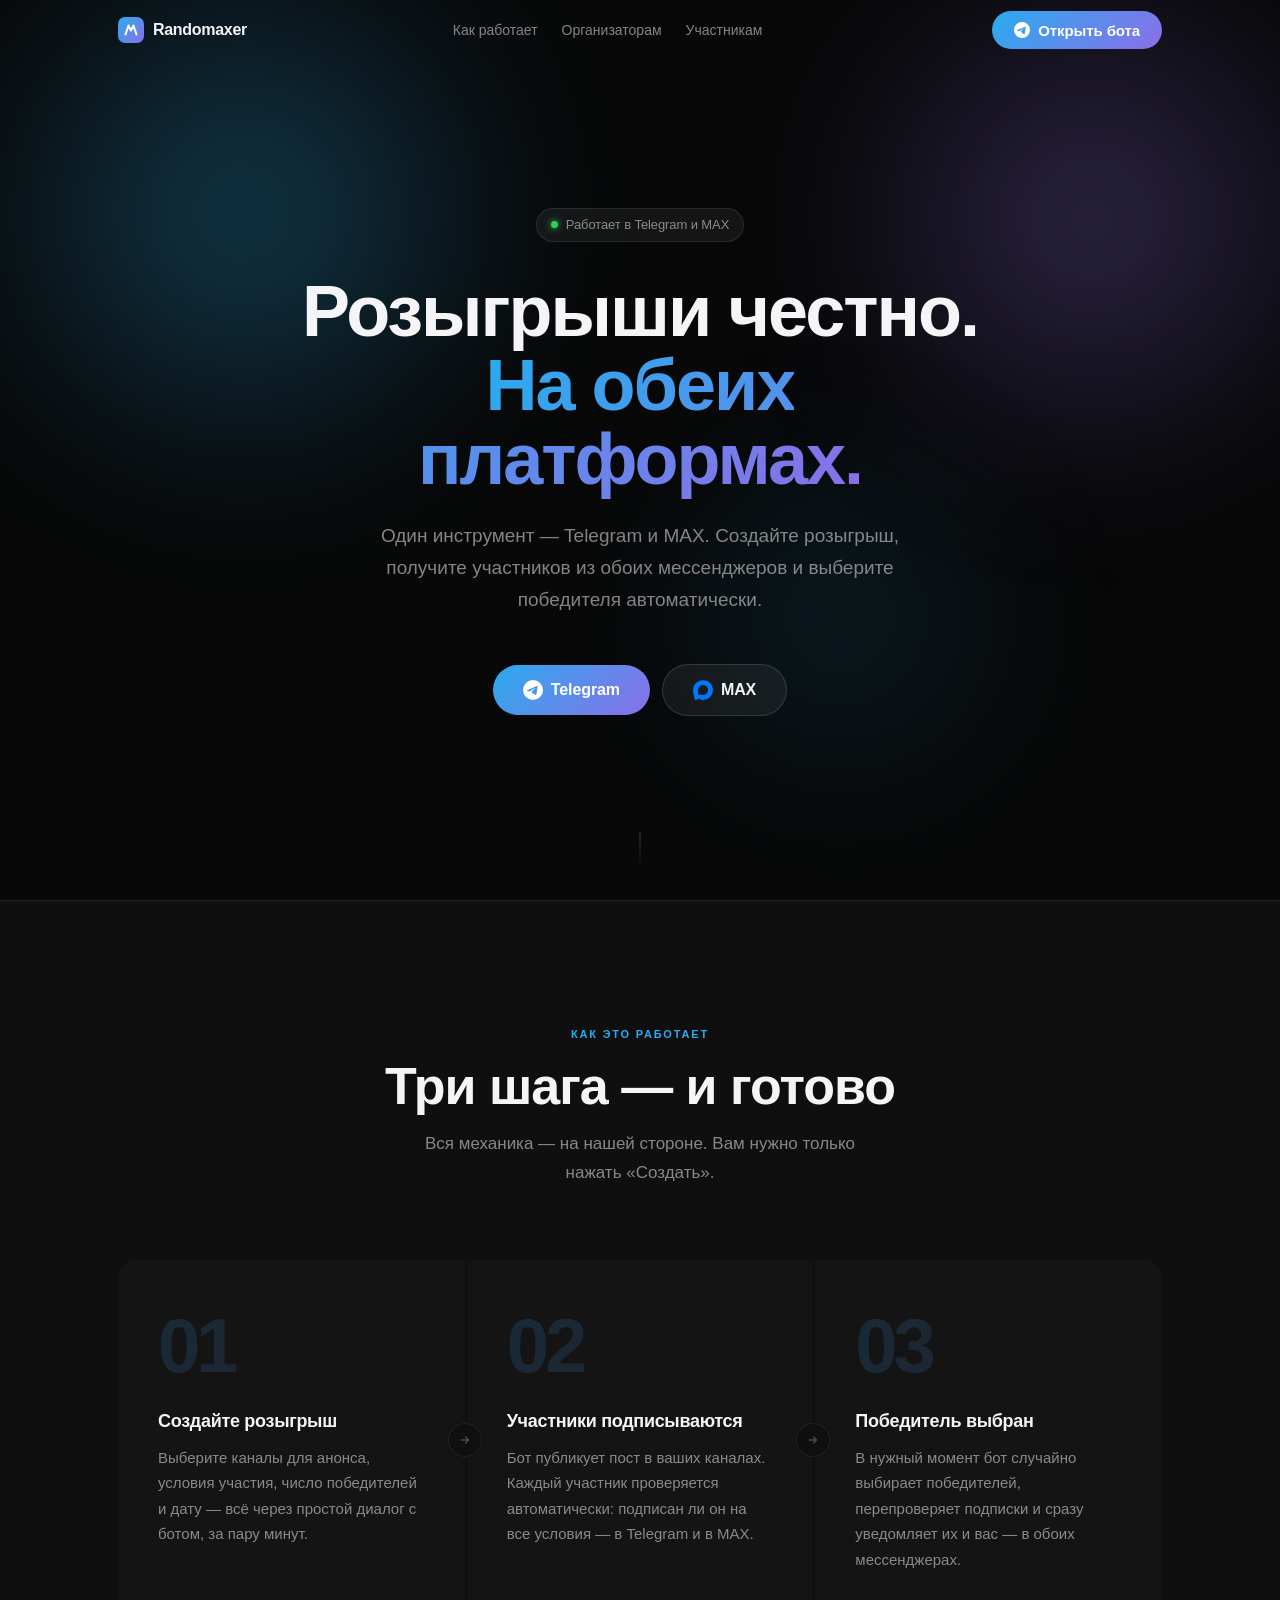
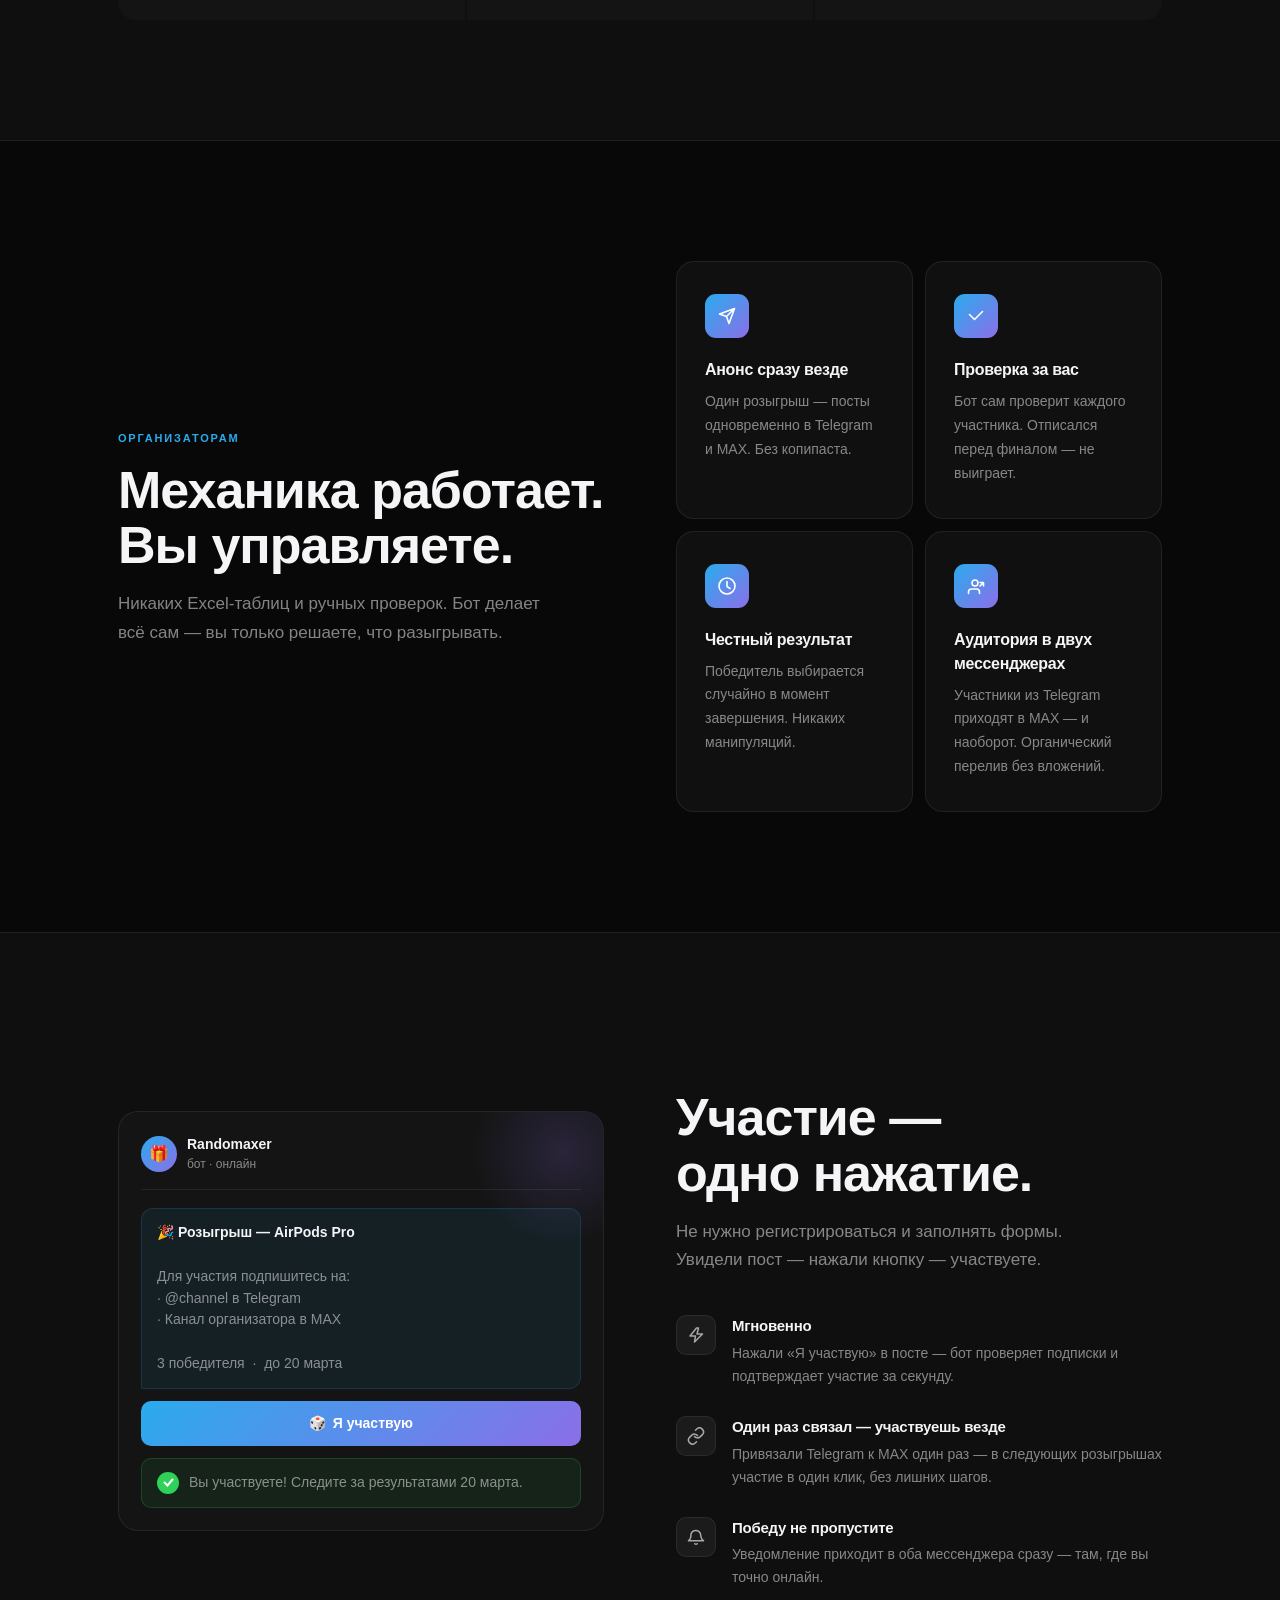
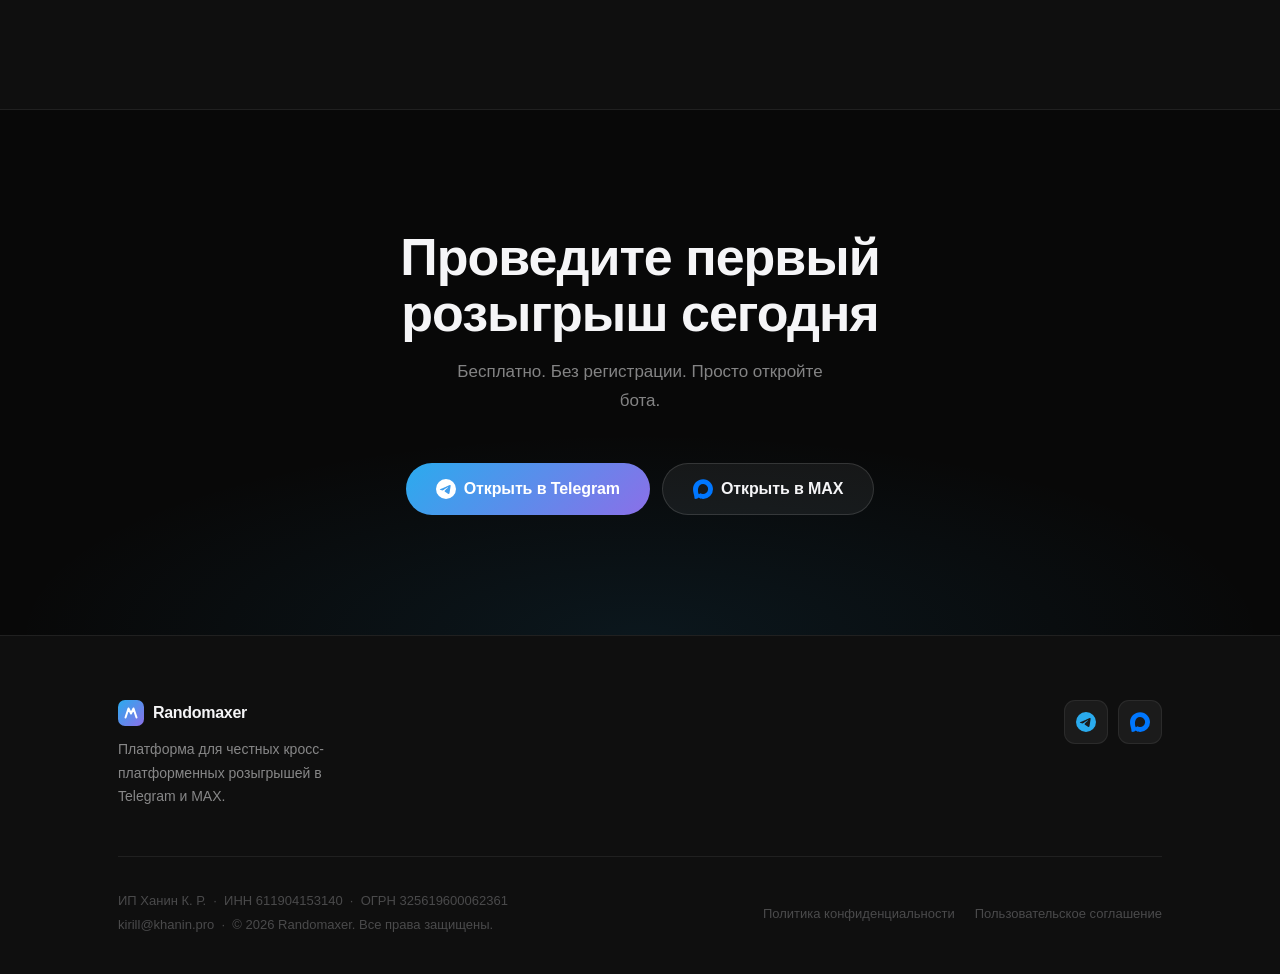
<file: index.html>
<!DOCTYPE html>
<html lang="ru">
<head>
  <meta charset="UTF-8">
  <meta name="viewport" content="width=device-width, initial-scale=1.0">
  <title>Randomaxer — Честные розыгрыши в Telegram и MAX</title>
  <meta name="description" content="Создайте честный розыгрыш в Telegram и MAX за 2 минуты. Автопроверка подписок, случайный выбор победителя, кросс-платформенное участие.">
  <meta property="og:title" content="Randomaxer — Честные розыгрыши">
  <meta property="og:description" content="Один инструмент для Telegram и MAX. Создайте розыгрыш, автопроверка подписок, честный выбор победителя.">
  <meta property="og:type" content="website">
  <meta property="og:url" content="https://randomaxer.org">
  <link rel="canonical" href="https://randomaxer.org">
  <link rel="icon" type="image/svg+xml" href="data:image/svg+xml,%3Csvg xmlns='http://www.w3.org/2000/svg' viewBox='0 0 32 32'%3E%3Cdefs%3E%3ClinearGradient id='g' x1='0' y1='0' x2='1' y2='1'%3E%3Cstop offset='0' stop-color='%232AABEE'/%3E%3Cstop offset='1' stop-color='%238B6FE8'/%3E%3C/linearGradient%3E%3C/defs%3E%3Crect width='32' height='32' rx='8' fill='url(%23g)'/%3E%3Cpath d='M7 22 L11 10 L16 17 L21 10 L25 22' stroke='white' stroke-width='2.5' stroke-linecap='round' stroke-linejoin='round' fill='none'/%3E%3C/svg%3E">
  <link rel="stylesheet" href="shared.css">

  <style>
    /* ─── HERO ─────────────────────────────────────────── */
    #hero {
      position: relative;
      min-height: 100svh;
      display: flex;
      align-items: center;
      justify-content: center;
      text-align: center;
      padding: 120px 20px 96px;
      overflow: hidden;
    }
    .orb-field {
      position: absolute;
      inset: 0;
      pointer-events: none;
      z-index: 0;
    }
    .orb {
      position: absolute;
      border-radius: 50%;
      filter: blur(88px);
      will-change: transform;
      opacity: .36;
    }
    .orb-a {
      width: min(640px, 58vw); height: min(640px, 58vw);
      background: radial-gradient(circle, #2AABEE, transparent 65%);
      top: -12%; left: -6%;
      animation: float 14s ease-in-out infinite;
    }
    .orb-b {
      width: min(580px, 52vw); height: min(580px, 52vw);
      background: radial-gradient(circle, #8B6FE8, transparent 65%);
      top: -8%; right: -8%;
      animation: float 17s ease-in-out infinite reverse;
      animation-delay: -6s;
    }
    .orb-c {
      width: min(420px, 38vw); height: min(420px, 38vw);
      background: radial-gradient(circle, #2AABEE, transparent 65%);
      bottom: 8%; right: 18%;
      opacity: .18;
      animation: float 22s ease-in-out infinite;
      animation-delay: -11s;
    }
    @keyframes float {
      0%, 100% { transform: translate(0, 0); }
      33%       { transform: translate(20px, -18px); }
      66%       { transform: translate(-14px, 10px); }
    }
    .hero-body {
      position: relative;
      z-index: 1;
      max-width: 760px;
    }
    .chip {
      display: inline-flex;
      align-items: center;
      gap: 8px;
      padding: 6px 14px;
      border-radius: 100px;
      background: rgba(255,255,255,.055);
      border: 1px solid rgba(255,255,255,.09);
      font-size: 13px;
      font-weight: 500;
      color: var(--t2);
      margin-bottom: 32px;
      letter-spacing: -.1px;
    }
    .chip-dot {
      width: 7px; height: 7px;
      border-radius: 50%;
      background: var(--green);
      box-shadow: 0 0 7px var(--green);
      animation: pulse 2.8s ease-in-out infinite;
    }
    @keyframes pulse { 0%, 100% { opacity: 1; } 50% { opacity: .38; } }
    h1 {
      font-size: clamp(42px, 6vw, 72px);
      font-weight: 700;
      line-height: 1.03;
      letter-spacing: clamp(-2px, -.04em, -3px);
      margin-bottom: 24px;
      color: var(--t1);
    }
    .grad { background: var(--grad); -webkit-background-clip: text; -webkit-text-fill-color: transparent; background-clip: text; }
    .hero-sub {
      font-size: clamp(16px, 2.2vw, 19px);
      color: var(--t2);
      line-height: 1.68;
      max-width: 520px;
      margin: 0 auto 48px;
      font-weight: 400;
    }
    .hero-btns {
      display: flex;
      align-items: center;
      justify-content: center;
      gap: 12px;
      flex-wrap: wrap;
    }
    .scroll-cue {
      position: absolute;
      bottom: 32px;
      left: 50%;
      transform: translateX(-50%);
      display: flex;
      flex-direction: column;
      align-items: center;
      gap: 8px;
      z-index: 1;
    }
    .scroll-cue-line {
      width: 1px;
      height: 36px;
      background: linear-gradient(to bottom, var(--t3), transparent);
      animation: cue 2s ease-in-out infinite;
    }
    @keyframes cue { 0%, 100% { opacity: 1; transform: scaleY(1); } 50% { opacity: .3; transform: scaleY(.5); } }

    /* ─── SECTION LAYOUT ──────────────────────────────── */
    section { padding: 120px 0; }
    .sec-label {
      display: inline-block;
      font-size: 11px;
      font-weight: 700;
      letter-spacing: 1.8px;
      text-transform: uppercase;
      color: var(--blue);
      margin-bottom: 16px;
    }
    .sec-title {
      font-size: clamp(32px, 5vw, 52px);
      font-weight: 700;
      line-height: 1.07;
      letter-spacing: clamp(-1px, -.03em, -1.8px);
      margin-bottom: 16px;
      color: var(--t1);
    }
    .sec-sub {
      font-size: 17px;
      color: var(--t2);
      line-height: 1.7;
      max-width: 440px;
    }

    /* ─── HOW IT WORKS ────────────────────────────────── */
    #how {
      background: var(--bg-raised);
      border-top: 1px solid var(--line);
      border-bottom: 1px solid var(--line);
    }
    .how-head { text-align: center; margin-bottom: 72px; }
    .how-head .sec-sub { margin: 0 auto; }
    .steps {
      display: grid;
      grid-template-columns: repeat(3, 1fr);
      gap: 2px;
    }
    .step {
      background: var(--bg-card);
      padding: 48px 40px;
      position: relative;
    }
    .step:first-child { border-radius: var(--r) 0 0 var(--r); }
    .step:last-child  { border-radius: 0 var(--r) var(--r) 0; }
    .step-n {
      font-size: 76px;
      font-weight: 800;
      letter-spacing: -4px;
      line-height: 1;
      background: var(--grad);
      -webkit-background-clip: text;
      -webkit-text-fill-color: transparent;
      background-clip: text;
      opacity: .15;
      display: block;
      margin-bottom: 24px;
    }
    .step-h {
      font-size: 18px;
      font-weight: 700;
      letter-spacing: -.3px;
      margin-bottom: 10px;
      color: var(--t1);
    }
    .step-p {
      font-size: 15px;
      color: var(--t2);
      line-height: 1.7;
    }
    .step-arr {
      position: absolute;
      top: 50%; right: -17px;
      transform: translateY(-50%);
      width: 34px; height: 34px;
      background: var(--bg-raised);
      border: 1px solid var(--line);
      border-radius: 50%;
      display: flex;
      align-items: center;
      justify-content: center;
      z-index: 2;
    }
    .step-arr svg { width: 12px; height: 12px; color: var(--t3); }

    /* ─── FEATURES / SPLIT ────────────────────────────── */
    .split {
      display: grid;
      grid-template-columns: 1fr 1fr;
      gap: 72px;
      align-items: center;
    }
    .split-r { direction: rtl; }
    .split-r > * { direction: ltr; }
    .feat-grid {
      display: grid;
      grid-template-columns: repeat(2, 1fr);
      gap: 12px;
    }
    .card {
      padding: 32px 28px;
      background: rgba(255,255,255,.035);
      border: 1px solid var(--line);
      border-radius: var(--r);
      transition: background .2s, border-color .2s, transform .2s;
    }
    .card:hover {
      background: rgba(255,255,255,.06);
      border-color: var(--line-h);
      transform: translateY(-2px);
    }
    .card-ic {
      width: 44px; height: 44px;
      border-radius: 11px;
      background: var(--grad);
      display: flex;
      align-items: center;
      justify-content: center;
      margin-bottom: 20px;
    }
    .card-ic svg { width: 20px; height: 20px; }
    .card-h {
      font-size: 16px;
      font-weight: 700;
      letter-spacing: -.3px;
      margin-bottom: 8px;
      color: var(--t1);
    }
    .card-p { font-size: 14px; color: var(--t2); line-height: 1.7; }

    /* ─── PARTICIPANTS ────────────────────────────────── */
    #participants {
      background: var(--bg-raised);
      border-top: 1px solid var(--line);
      border-bottom: 1px solid var(--line);
    }
    .benefits { display: flex; flex-direction: column; gap: 28px; }
    .ben {
      display: flex;
      gap: 16px;
      align-items: flex-start;
    }
    .ben-ic {
      width: 40px; height: 40px;
      border-radius: 10px;
      background: rgba(255,255,255,.05);
      border: 1px solid var(--line);
      display: flex;
      align-items: center;
      justify-content: center;
      flex-shrink: 0;
    }
    .ben-ic svg { width: 18px; height: 18px; }
    .ben-h {
      font-size: 15px;
      font-weight: 700;
      letter-spacing: -.25px;
      margin-bottom: 4px;
      color: var(--t1);
    }
    .ben-p { font-size: 14px; color: var(--t2); line-height: 1.65; }

    /* Mockup */
    .mockup {
      background: var(--bg-card);
      border: 1px solid var(--line);
      border-radius: 20px;
      padding: 22px;
      overflow: hidden;
      position: relative;
    }
    .mockup::after {
      content: '';
      position: absolute;
      top: -60px; right: -60px;
      width: 200px; height: 200px;
      background: radial-gradient(circle, rgba(139,111,232,.18), transparent 65%);
      border-radius: 50%;
      pointer-events: none;
    }
    .mock-hdr {
      display: flex;
      align-items: center;
      gap: 10px;
      padding-bottom: 16px;
      border-bottom: 1px solid var(--line);
      margin-bottom: 18px;
    }
    .mock-av {
      width: 36px; height: 36px;
      border-radius: 50%;
      background: var(--grad);
      display: flex;
      align-items: center;
      justify-content: center;
      font-size: 16px;
      flex-shrink: 0;
    }
    .mock-name { font-size: 14px; font-weight: 700; color: var(--t1); }
    .mock-sub { font-size: 12px; color: var(--t2); }
    .mock-bubble {
      background: rgba(42,171,238,.08);
      border: 1px solid rgba(42,171,238,.16);
      border-radius: 12px 12px 12px 2px;
      padding: 13px 15px;
      font-size: 14px;
      line-height: 1.56;
      color: var(--t2);
      margin-bottom: 12px;
    }
    .mock-bubble strong { color: var(--t1); font-weight: 700; }
    .mock-cta {
      display: block;
      width: 100%;
      padding: 12px;
      background: var(--grad);
      border-radius: 10px;
      text-align: center;
      font-size: 14px;
      font-weight: 600;
      color: #fff;
      cursor: default;
    }
    .mock-ok {
      margin-top: 12px;
      padding: 13px 15px;
      background: rgba(48,209,88,.08);
      border: 1px solid rgba(48,209,88,.2);
      border-radius: 10px;
      font-size: 14px;
      color: var(--t2);
      display: flex;
      align-items: center;
      gap: 10px;
    }
    .mock-check {
      width: 22px; height: 22px;
      background: var(--green);
      border-radius: 50%;
      display: flex;
      align-items: center;
      justify-content: center;
      flex-shrink: 0;
    }
    .mock-check svg { width: 11px; height: 11px; }

    /* ─── FINAL CTA ───────────────────────────────────── */
    #cta {
      text-align: center;
      position: relative;
      overflow: hidden;
    }
    #cta::before {
      content: '';
      position: absolute;
      inset: 0;
      background: radial-gradient(ellipse 70% 55% at 50% 100%, rgba(42,171,238,.09), transparent 70%);
      pointer-events: none;
    }
    #cta .wrap { position: relative; z-index: 1; }
    #cta .sec-title { margin-bottom: 16px; }
    #cta .sec-sub { margin: 0 auto 48px; max-width: 400px; }
    .cta-btns {
      display: flex;
      justify-content: center;
      gap: 12px;
      flex-wrap: wrap;
    }

    /* ─── RESPONSIVE ──────────────────────────────────── */
    @media (max-width: 900px) {
      section { padding: 88px 0; }
      .split, .split-r { grid-template-columns: 1fr; gap: 48px; direction: ltr; }
      .steps { grid-template-columns: 1fr; }
      .step:first-child { border-radius: var(--r) var(--r) 0 0; }
      .step:last-child  { border-radius: 0 0 var(--r) var(--r); }
      .step-arr { display: none; }
    }
    @media (max-width: 620px) {
      .feat-grid { grid-template-columns: 1fr; }
    }
  </style>
</head>
<body>

<!-- ══════════════════ HEADER ══════════════════════════ -->
<header id="hdr">
  <div class="wrap">
    <div class="hdr-inner">
      <a href="/" class="logo" aria-label="Randomaxer">
        <span class="logo-mark">
          <!-- Логотип: буква M — стилизованные зубцы -->
          <svg width="14" height="14" viewBox="0 0 14 14" fill="none">
            <path d="M1.5 11.5 L4.5 2.5 L7 7.5 L9.5 2.5 L12.5 11.5"
                  stroke="white" stroke-width="2" stroke-linecap="round" stroke-linejoin="round"/>
          </svg>
        </span>
        Randomaxer
      </a>
      <nav class="hdr-nav" aria-label="Навигация">
        <a href="#how">Как работает</a>
        <a href="#organizers">Организаторам</a>
        <a href="#participants">Участникам</a>
      </nav>
      <a href="https://t.me/Randomaxerbot" class="btn btn-fill" target="_blank" rel="noopener noreferrer"
         style="margin-left:auto;">
        <!-- Telegram icon (Simple Icons / official) -->
        <svg width="16" height="16" viewBox="0 0 24 24" fill="currentColor" aria-hidden="true">
          <path d="M11.944 0A12 12 0 0 0 0 12a12 12 0 0 0 12 12 12 12 0 0 0 12-12A12 12 0 0 0 12 0a12 12 0 0 0-.056 0zm4.962 7.224c.1-.002.321.023.465.14a.506.506 0 0 1 .171.325c.016.093.036.306.02.472-.18 1.898-.962 6.502-1.36 8.627-.168.9-.499 1.201-.82 1.23-.696.065-1.225-.46-1.9-.902-1.056-.693-1.653-1.124-2.678-1.8-1.185-.78-.417-1.21.258-1.91.177-.184 3.247-2.977 3.307-3.23.007-.032.014-.15-.056-.212s-.174-.041-.249-.024c-.106.024-1.793 1.14-5.061 3.345-.48.33-.913.49-1.302.48-.428-.008-1.252-.241-1.865-.44-.752-.245-1.349-.374-1.297-.789.027-.216.325-.437.893-.663 3.498-1.524 5.83-2.529 6.998-3.014 3.332-1.386 4.025-1.627 4.476-1.635z"/>
        </svg>
        Открыть бота
      </a>
    </div>
  </div>
</header>


<!-- ══════════════════ HERO ════════════════════════════ -->
<section id="hero" aria-label="Заголовок">
  <div class="orb-field" aria-hidden="true">
    <div class="orb orb-a"></div>
    <div class="orb orb-b"></div>
    <div class="orb orb-c"></div>
  </div>

  <div class="hero-body">
    <div class="chip up" role="status">
      <span class="chip-dot"></span>
      Работает в Telegram и MAX
    </div>

    <h1 class="up d1">
      Розыгрыши честно.<br>
      <span class="grad">На обеих платформах.</span>
    </h1>

    <p class="hero-sub up d2">
      Один инструмент — Telegram и MAX. Создайте розыгрыш, получите участников
      из обоих мессенджеров и выберите победителя автоматически.
    </p>

    <div class="hero-btns up d3">
      <a href="https://t.me/Randomaxerbot" class="btn btn-fill btn-lg"
         target="_blank" rel="noopener noreferrer" aria-label="Открыть бот в Telegram">
        <!-- Telegram icon -->
        <svg width="20" height="20" viewBox="0 0 24 24" fill="currentColor" aria-hidden="true">
          <path d="M11.944 0A12 12 0 0 0 0 12a12 12 0 0 0 12 12 12 12 0 0 0 12-12A12 12 0 0 0 12 0a12 12 0 0 0-.056 0zm4.962 7.224c.1-.002.321.023.465.14a.506.506 0 0 1 .171.325c.016.093.036.306.02.472-.18 1.898-.962 6.502-1.36 8.627-.168.9-.499 1.201-.82 1.23-.696.065-1.225-.46-1.9-.902-1.056-.693-1.653-1.124-2.678-1.8-1.185-.78-.417-1.21.258-1.91.177-.184 3.247-2.977 3.307-3.23.007-.032.014-.15-.056-.212s-.174-.041-.249-.024c-.106.024-1.793 1.14-5.061 3.345-.48.33-.913.49-1.302.48-.428-.008-1.252-.241-1.865-.44-.752-.245-1.349-.374-1.297-.789.027-.216.325-.437.893-.663 3.498-1.524 5.83-2.529 6.998-3.014 3.332-1.386 4.025-1.627 4.476-1.635z"/>
        </svg>
        Telegram
      </a>
      <a href="https://max.ru" class="btn btn-ghost btn-lg"
         target="_blank" rel="noopener noreferrer" aria-label="Открыть бот в MAX">
        <!-- MAX — официальный SVG-путь с max.ru -->
        <svg width="20" height="20" viewBox="0 0 42 42" aria-hidden="true">
          <path fill="#0077FF" fill-rule="evenodd" d="M21.47 41.88c-4.11 0-6.02-.6-9.34-3-2.1 2.7-8.75 4.81-9.04 1.2 0-2.71-.6-5-1.28-7.5C1 29.5.08 26.07.08 21.1.08 9.23 9.82.3 21.36.3c11.55 0 20.6 9.37 20.6 20.91a20.6 20.6 0 0 1-20.49 20.67Zm.17-31.32c-5.62-.29-10 3.6-10.97 9.7-.8 5.05.62 11.2 1.83 11.52.58.14 2.04-1.04 2.95-1.95a10.4 10.4 0 0 0 5.08 1.81 10.7 10.7 0 0 0 11.19-9.97 10.7 10.7 0 0 0-10.08-11.1Z" clip-rule="evenodd"/>
        </svg>
        MAX
      </a>
    </div>
  </div>

  <div class="scroll-cue" aria-hidden="true">
    <div class="scroll-cue-line"></div>
  </div>
</section>


<!-- ══════════════════ HOW IT WORKS ═══════════════════ -->
<section id="how">
  <div class="wrap">
    <div class="how-head up">
      <span class="sec-label">Как это работает</span>
      <h2 class="sec-title">Три шага — и готово</h2>
      <p class="sec-sub">Вся механика — на нашей стороне. Вам нужно только нажать «Создать».</p>
    </div>

    <div class="steps" role="list">
      <div class="step up" role="listitem">
        <span class="step-n" aria-hidden="true">01</span>
        <h3 class="step-h">Создайте розыгрыш</h3>
        <p class="step-p">
          Выберите каналы для анонса, условия участия, число победителей
          и дату — всё через простой диалог с ботом, за пару минут.
        </p>
        <div class="step-arr" aria-hidden="true">
          <svg viewBox="0 0 12 12" fill="none" stroke="currentColor" stroke-width="1.5" stroke-linecap="round">
            <path d="M2.5 6h7M6.5 3l3 3-3 3"/>
          </svg>
        </div>
      </div>
      <div class="step up d1" role="listitem">
        <span class="step-n" aria-hidden="true">02</span>
        <h3 class="step-h">Участники подписываются</h3>
        <p class="step-p">
          Бот публикует пост в ваших каналах. Каждый участник проверяется
          автоматически: подписан ли он на все условия — в Telegram и в MAX.
        </p>
        <div class="step-arr" aria-hidden="true">
          <svg viewBox="0 0 12 12" fill="none" stroke="currentColor" stroke-width="1.5" stroke-linecap="round">
            <path d="M2.5 6h7M6.5 3l3 3-3 3"/>
          </svg>
        </div>
      </div>
      <div class="step up d2" role="listitem">
        <span class="step-n" aria-hidden="true">03</span>
        <h3 class="step-h">Победитель выбран</h3>
        <p class="step-p">
          В нужный момент бот случайно выбирает победителей, перепроверяет
          подписки и сразу уведомляет их и вас — в обоих мессенджерах.
        </p>
      </div>
    </div>
  </div>
</section>


<!-- ══════════════════ FOR ORGANIZERS ═════════════════ -->
<section id="organizers">
  <div class="wrap">
    <div class="split">
      <div>
        <span class="sec-label up">Организаторам</span>
        <h2 class="sec-title up d1">
          Механика работает.<br>Вы управляете.
        </h2>
        <p class="sec-sub up d2">
          Никаких Excel-таблиц и ручных проверок. Бот делает всё сам — вы только решаете, что разыгрывать.
        </p>
      </div>
      <div class="feat-grid">
        <div class="card up">
          <div class="card-ic">
            <svg viewBox="0 0 20 20" fill="none" stroke="white" stroke-width="1.6" stroke-linecap="round" stroke-linejoin="round">
              <path d="M17.5 2.5L9.5 10.5M17.5 2.5L12 17.5l-2.5-7L2.5 8l15-5.5z"/>
            </svg>
          </div>
          <h3 class="card-h">Анонс сразу везде</h3>
          <p class="card-p">Один розыгрыш — посты одновременно в Telegram и MAX. Без копипаста.</p>
        </div>
        <div class="card up d1">
          <div class="card-ic">
            <svg viewBox="0 0 20 20" fill="none" stroke="white" stroke-width="1.6" stroke-linecap="round" stroke-linejoin="round">
              <path d="M16.5 5.5L8.5 13.5l-5-5"/>
            </svg>
          </div>
          <h3 class="card-h">Проверка за вас</h3>
          <p class="card-p">Бот сам проверит каждого участника. Отписался перед финалом — не выиграет.</p>
        </div>
        <div class="card up d2">
          <div class="card-ic">
            <svg viewBox="0 0 20 20" fill="none" stroke="white" stroke-width="1.6" stroke-linecap="round" stroke-linejoin="round">
              <circle cx="10" cy="10" r="8"/><path d="M10 5.5v5l3 2"/>
            </svg>
          </div>
          <h3 class="card-h">Честный результат</h3>
          <p class="card-p">Победитель выбирается случайно в момент завершения. Никаких манипуляций.</p>
        </div>
        <div class="card up d3">
          <div class="card-ic">
            <svg viewBox="0 0 20 20" fill="none" stroke="white" stroke-width="1.6" stroke-linecap="round" stroke-linejoin="round">
              <path d="M13.5 17.5v-1.5a3 3 0 0 0-3-3h-5a3 3 0 0 0-3 3v1.5M9 10a3 3 0 1 0 0-6 3 3 0 0 0 0 6zM17.5 6.5l-3.5 3.5M14 6.5h3.5V10"/>
            </svg>
          </div>
          <h3 class="card-h">Аудитория в двух мессенджерах</h3>
          <p class="card-p">Участники из Telegram приходят в MAX — и наоборот. Органический перелив без вложений.</p>
        </div>
      </div>
    </div>
  </div>
</section>


<!-- ══════════════════ FOR PARTICIPANTS ═══════════════ -->
<section id="participants">
  <div class="wrap">
    <div class="split split-r">
      <div>
        <span class="sec-label up">Участникам</span>
        <h2 class="sec-title up d1">
          Участие —<br>одно нажатие.
        </h2>
        <p class="sec-sub up d2" style="margin-bottom: 40px;">
          Не нужно регистрироваться и заполнять формы. Увидели пост — нажали кнопку — участвуете.
        </p>
        <div class="benefits up d3">
          <div class="ben">
            <div class="ben-ic">
              <svg viewBox="0 0 18 18" fill="none" stroke="rgba(245,245,247,.65)" stroke-width="1.5" stroke-linecap="round" stroke-linejoin="round">
                <path d="M9.5 2L3 10h5.5l-1 6L15.5 8H10l1.5-6H9.5z"/>
              </svg>
            </div>
            <div>
              <p class="ben-h">Мгновенно</p>
              <p class="ben-p">Нажали «Я участвую» в посте — бот проверяет подписки и подтверждает участие за секунду.</p>
            </div>
          </div>
          <div class="ben">
            <div class="ben-ic">
              <svg viewBox="0 0 18 18" fill="none" stroke="rgba(245,245,247,.65)" stroke-width="1.5" stroke-linecap="round" stroke-linejoin="round">
                <path d="M7.5 9.5a4 4 0 0 0 5.66.38l2.25-2.25a4 4 0 0 0-5.65-5.65L8.48 3.26M10.5 8.5a4 4 0 0 0-5.66-.38L2.59 10.37a4 4 0 0 0 5.65 5.65l1.27-1.27"/>
              </svg>
            </div>
            <div>
              <p class="ben-h">Один раз связал — участвуешь везде</p>
              <p class="ben-p">Привязали Telegram к MAX один раз — в следующих розыгрышах участие в один клик, без лишних шагов.</p>
            </div>
          </div>
          <div class="ben">
            <div class="ben-ic">
              <svg viewBox="0 0 18 18" fill="none" stroke="rgba(245,245,247,.65)" stroke-width="1.5" stroke-linecap="round" stroke-linejoin="round">
                <path d="M13.5 6A5 5 0 0 0 4 6c0 5.25-2.5 6.75-2.5 6.75h15S14 11.25 13.5 6zM10.27 15.75a2 2 0 0 1-2.54 0"/>
              </svg>
            </div>
            <div>
              <p class="ben-h">Победу не пропустите</p>
              <p class="ben-p">Уведомление приходит в оба мессенджера сразу — там, где вы точно онлайн.</p>
            </div>
          </div>
        </div>
      </div>

      <div class="mockup up d1" aria-label="Пример интерфейса бота">
        <div class="mock-hdr">
          <div class="mock-av" aria-hidden="true">🎁</div>
          <div>
            <div class="mock-name">Randomaxer</div>
            <div class="mock-sub">бот · онлайн</div>
          </div>
        </div>
        <div class="mock-bubble">
          <strong>🎉 Розыгрыш — AirPods Pro</strong><br><br>
          Для участия подпишитесь на:<br>
          · @channel в Telegram<br>
          · Канал организатора в MAX<br><br>
          3 победителя &nbsp;·&nbsp; до 20 марта
        </div>
        <div class="mock-cta">🎲 &thinsp;Я участвую</div>
        <div class="mock-ok">
          <div class="mock-check" aria-hidden="true">
            <svg viewBox="0 0 11 11" fill="none" stroke="white" stroke-width="2" stroke-linecap="round">
              <path d="M1.5 5.5l3 3 5-6"/>
            </svg>
          </div>
          Вы участвуете! Следите за результатами 20 марта.
        </div>
      </div>
    </div>
  </div>
</section>


<!-- ══════════════════ FINAL CTA ══════════════════════ -->
<section id="cta" aria-label="Призыв к действию">
  <div class="wrap">
    <h2 class="sec-title up">
      Проведите первый<br>розыгрыш сегодня
    </h2>
    <p class="sec-sub up d1">
      Бесплатно. Без регистрации. Просто откройте бота.
    </p>
    <div class="cta-btns up d2">
      <a href="https://t.me/Randomaxerbot" class="btn btn-fill btn-lg"
         target="_blank" rel="noopener noreferrer">
        <svg width="20" height="20" viewBox="0 0 24 24" fill="currentColor" aria-hidden="true">
          <path d="M11.944 0A12 12 0 0 0 0 12a12 12 0 0 0 12 12 12 12 0 0 0 12-12A12 12 0 0 0 12 0a12 12 0 0 0-.056 0zm4.962 7.224c.1-.002.321.023.465.14a.506.506 0 0 1 .171.325c.016.093.036.306.02.472-.18 1.898-.962 6.502-1.36 8.627-.168.9-.499 1.201-.82 1.23-.696.065-1.225-.46-1.9-.902-1.056-.693-1.653-1.124-2.678-1.8-1.185-.78-.417-1.21.258-1.91.177-.184 3.247-2.977 3.307-3.23.007-.032.014-.15-.056-.212s-.174-.041-.249-.024c-.106.024-1.793 1.14-5.061 3.345-.48.33-.913.49-1.302.48-.428-.008-1.252-.241-1.865-.44-.752-.245-1.349-.374-1.297-.789.027-.216.325-.437.893-.663 3.498-1.524 5.83-2.529 6.998-3.014 3.332-1.386 4.025-1.627 4.476-1.635z"/>
        </svg>
        Открыть в Telegram
      </a>
      <a href="https://max.ru" class="btn btn-ghost btn-lg"
         target="_blank" rel="noopener noreferrer">
        <!-- MAX — официальный SVG-путь с max.ru -->
        <svg width="20" height="20" viewBox="0 0 42 42" aria-hidden="true">
          <path fill="#0077FF" fill-rule="evenodd" d="M21.47 41.88c-4.11 0-6.02-.6-9.34-3-2.1 2.7-8.75 4.81-9.04 1.2 0-2.71-.6-5-1.28-7.5C1 29.5.08 26.07.08 21.1.08 9.23 9.82.3 21.36.3c11.55 0 20.6 9.37 20.6 20.91a20.6 20.6 0 0 1-20.49 20.67Zm.17-31.32c-5.62-.29-10 3.6-10.97 9.7-.8 5.05.62 11.2 1.83 11.52.58.14 2.04-1.04 2.95-1.95a10.4 10.4 0 0 0 5.08 1.81 10.7 10.7 0 0 0 11.19-9.97 10.7 10.7 0 0 0-10.08-11.1Z" clip-rule="evenodd"/>
        </svg>
        Открыть в MAX
      </a>
    </div>
  </div>
</section>


<!-- ══════════════════ FOOTER ══════════════════════════ -->
<footer>
  <div class="wrap">
    <div class="foot-top">
      <div class="foot-brand">
        <a href="/" class="logo" aria-label="Randomaxer — главная">
          <span class="logo-mark">
            <svg width="14" height="14" viewBox="0 0 14 14" fill="none">
              <path d="M1.5 11.5 L4.5 2.5 L7 7.5 L9.5 2.5 L12.5 11.5"
                    stroke="white" stroke-width="2" stroke-linecap="round" stroke-linejoin="round"/>
            </svg>
          </span>
          Randomaxer
        </a>
        <p class="foot-tagline">
          Платформа для честных кросс-платформенных розыгрышей в Telegram и MAX.
        </p>
      </div>
      <div class="socials">
        <a href="https://t.me/Randomaxerbot" class="social-btn"
           target="_blank" rel="noopener noreferrer" aria-label="Бот в Telegram">
          <!-- Telegram: официальный цвет #2AABEE -->
          <svg viewBox="0 0 24 24" fill="#2AABEE" aria-hidden="true">
            <path d="M11.944 0A12 12 0 0 0 0 12a12 12 0 0 0 12 12 12 12 0 0 0 12-12A12 12 0 0 0 12 0a12 12 0 0 0-.056 0zm4.962 7.224c.1-.002.321.023.465.14a.506.506 0 0 1 .171.325c.016.093.036.306.02.472-.18 1.898-.962 6.502-1.36 8.627-.168.9-.499 1.201-.82 1.23-.696.065-1.225-.46-1.9-.902-1.056-.693-1.653-1.124-2.678-1.8-1.185-.78-.417-1.21.258-1.91.177-.184 3.247-2.977 3.307-3.23.007-.032.014-.15-.056-.212s-.174-.041-.249-.024c-.106.024-1.793 1.14-5.061 3.345-.48.33-.913.49-1.302.48-.428-.008-1.252-.241-1.865-.44-.752-.245-1.349-.374-1.297-.789.027-.216.325-.437.893-.663 3.498-1.524 5.83-2.529 6.998-3.014 3.332-1.386 4.025-1.627 4.476-1.635z"/>
          </svg>
        </a>
        <a href="https://max.ru" class="social-btn"
           target="_blank" rel="noopener noreferrer" aria-label="Бот в MAX">
          <!-- MAX — официальный SVG-путь с max.ru -->
          <svg viewBox="0 0 42 42" aria-hidden="true">
            <path fill="#0077FF" fill-rule="evenodd" d="M21.47 41.88c-4.11 0-6.02-.6-9.34-3-2.1 2.7-8.75 4.81-9.04 1.2 0-2.71-.6-5-1.28-7.5C1 29.5.08 26.07.08 21.1.08 9.23 9.82.3 21.36.3c11.55 0 20.6 9.37 20.6 20.91a20.6 20.6 0 0 1-20.49 20.67Zm.17-31.32c-5.62-.29-10 3.6-10.97 9.7-.8 5.05.62 11.2 1.83 11.52.58.14 2.04-1.04 2.95-1.95a10.4 10.4 0 0 0 5.08 1.81 10.7 10.7 0 0 0 11.19-9.97 10.7 10.7 0 0 0-10.08-11.1Z" clip-rule="evenodd"/>
          </svg>
        </a>
      </div>
    </div>

    <div class="foot-bottom">
      <div class="foot-legal">
        <div>ИП Ханин К. Р. &nbsp;·&nbsp; ИНН 611904153140 &nbsp;·&nbsp; ОГРН 325619600062361</div>
        <div>
          <a href="mailto:kirill@khanin.pro">kirill@khanin.pro</a>
          &nbsp;·&nbsp; © <span id="yr"></span> Randomaxer. Все права защищены.
        </div>
      </div>
      <nav class="foot-links" aria-label="Правовые документы">
        <a href="/privacy.html">Политика конфиденциальности</a>
        <a href="/terms.html">Пользовательское соглашение</a>
      </nav>
    </div>
  </div>
</footer>


<script>
  // ─── Single source of truth для ссылок на боты ─────────
  const BOT = {
    tg:  'https://t.me/Randomaxerbot',
    max: 'https://max.ru/id611904153140_bot',
  };
  // Обновляем все ссылки Telegram
  document.querySelectorAll('a[href="https://t.me/Randomaxerbot"]')
    .forEach(a => { a.href = BOT.tg; });
  // Обновляем все ссылки MAX
  document.querySelectorAll('a[href="https://max.ru"]')
    .forEach(a => { a.href = BOT.max; });

  // ─── Sticky header ─────────────────────────────────────
  const hdr = document.getElementById('hdr');
  window.addEventListener('scroll', () => {
    hdr.classList.toggle('scrolled', window.scrollY > 10);
  }, { passive: true });

  // ─── Scroll animations ─────────────────────────────────
  const io = new IntersectionObserver((entries) => {
    entries.forEach(e => {
      if (e.isIntersecting) { e.target.classList.add('vis'); io.unobserve(e.target); }
    });
  }, { threshold: 0.08, rootMargin: '0px 0px -40px 0px' });

  document.querySelectorAll('.up').forEach(el => io.observe(el));
  document.getElementById('yr').textContent = new Date().getFullYear();

  // Hero items — показываем сразу без задержки на скролл
  document.querySelectorAll('#hero .up')
    .forEach(el => { requestAnimationFrame(() => el.classList.add('vis')); });
</script>

</body>
</html>
</file>
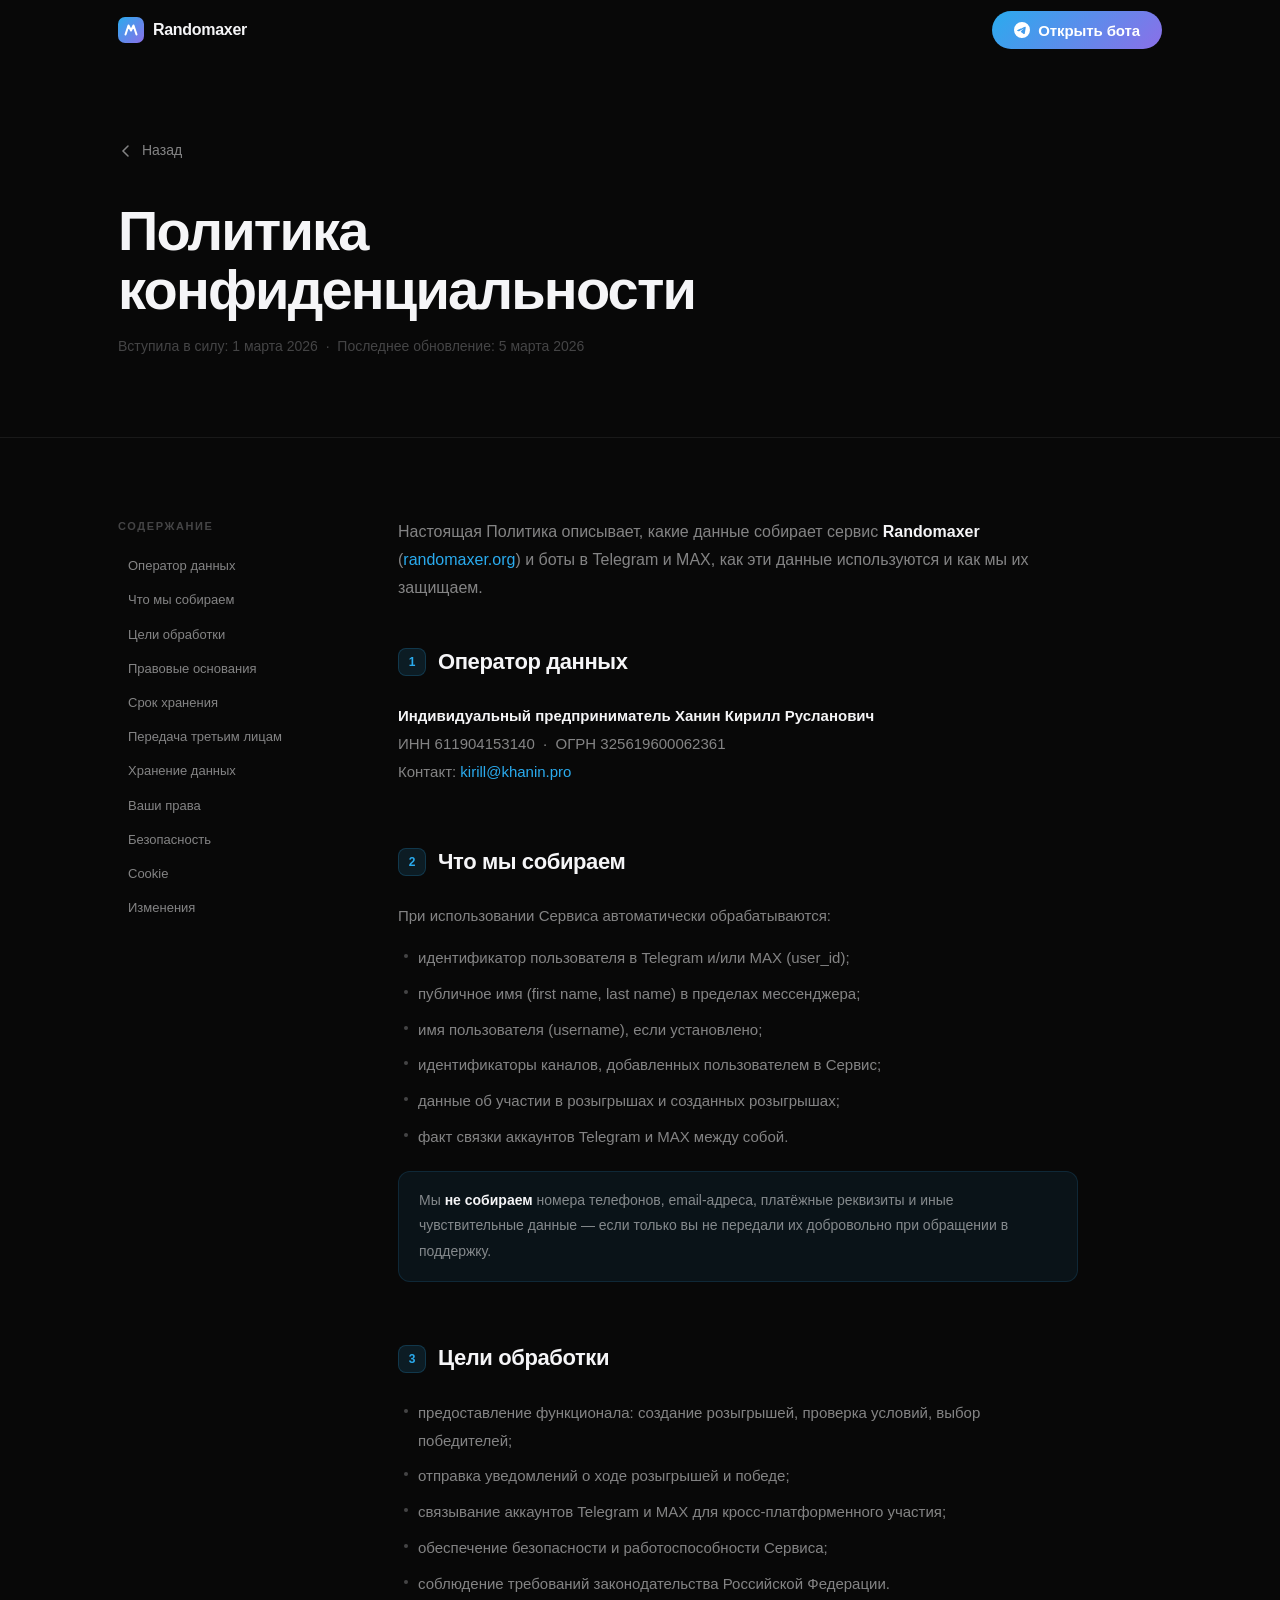
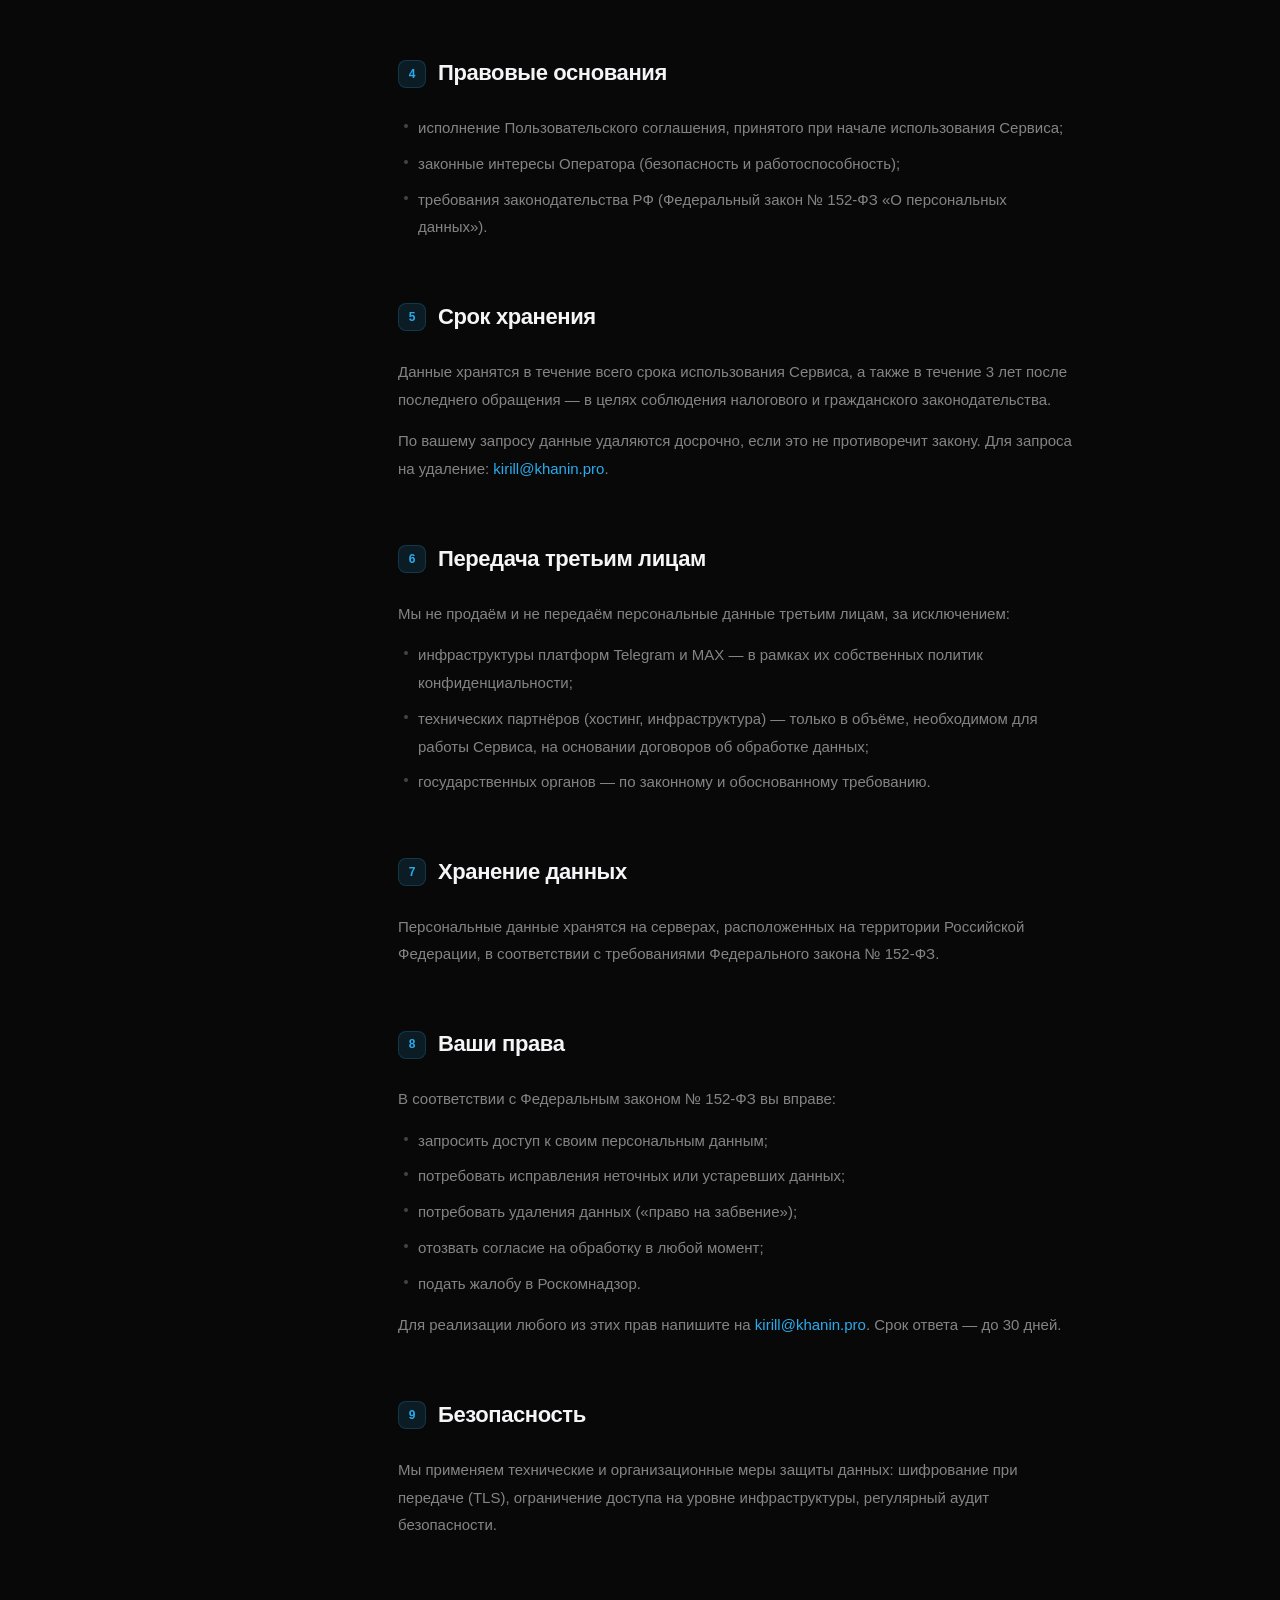
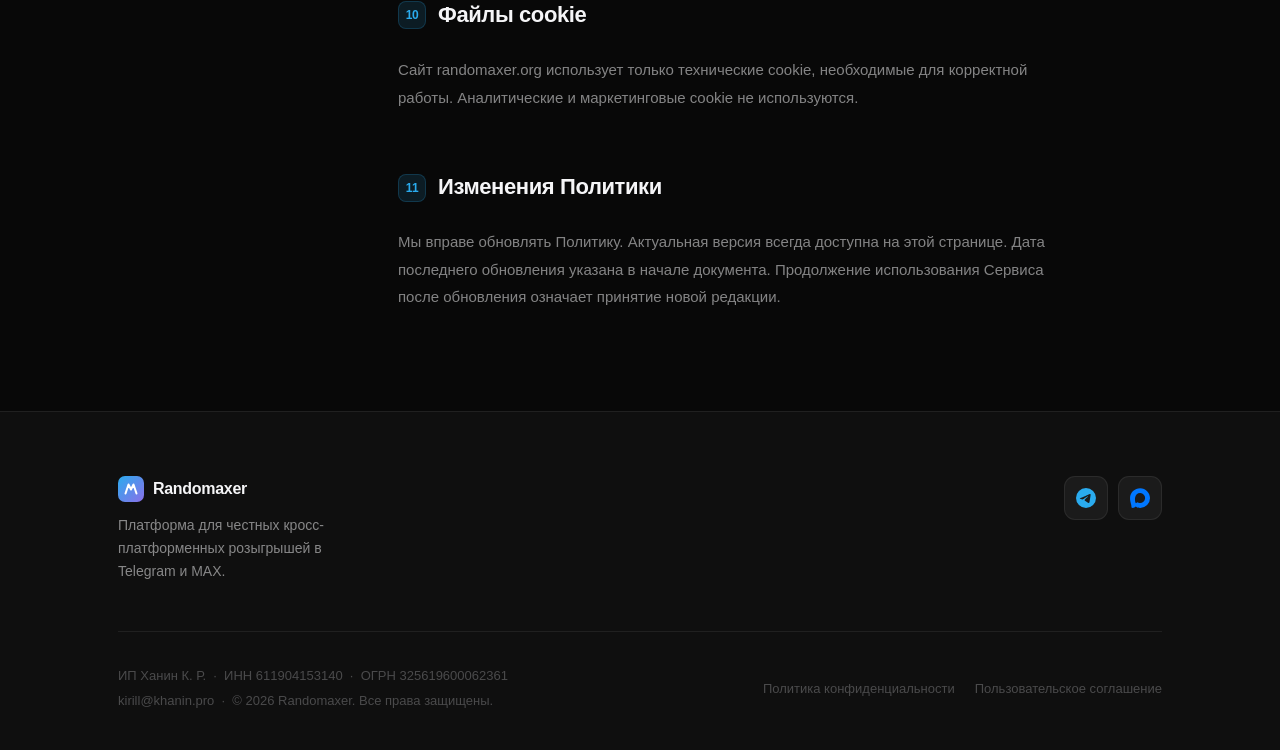
<file: privacy.html>
<!DOCTYPE html>
<html lang="ru">
<head>
  <meta charset="UTF-8">
  <meta name="viewport" content="width=device-width, initial-scale=1.0">
  <title>Политика конфиденциальности — Randomaxer</title>
  <meta name="description" content="Политика конфиденциальности сервиса Randomaxer: что мы собираем, как храним и защищаем ваши данные.">
  <meta name="robots" content="noindex">
  <link rel="canonical" href="https://randomaxer.org/privacy.html">
  <link rel="icon" type="image/svg+xml" href="data:image/svg+xml,%3Csvg xmlns='http://www.w3.org/2000/svg' viewBox='0 0 32 32'%3E%3Cdefs%3E%3ClinearGradient id='g' x1='0' y1='0' x2='1' y2='1'%3E%3Cstop offset='0' stop-color='%232AABEE'/%3E%3Cstop offset='1' stop-color='%238B6FE8'/%3E%3C/linearGradient%3E%3C/defs%3E%3Crect width='32' height='32' rx='8' fill='url(%23g)'/%3E%3Cpath d='M7 22 L11 10 L16 17 L21 10 L25 22' stroke='white' stroke-width='2.5' stroke-linecap='round' stroke-linejoin='round' fill='none'/%3E%3C/svg%3E">
  <link rel="stylesheet" href="shared.css">

  <style>
    /* ─── LEGAL PAGE ────────────────────────────────────── */
    .legal-hero {
      padding: 140px 0 80px;
      border-bottom: 1px solid var(--line);
    }
    .back-link {
      display: inline-flex;
      align-items: center;
      gap: 8px;
      font-size: 14px;
      font-weight: 500;
      color: var(--t2);
      margin-bottom: 40px;
      transition: color .18s;
    }
    .back-link:hover { color: var(--t1); }
    .back-link svg { width: 16px; height: 16px; }
    .legal-hero h1 {
      font-size: clamp(36px, 5vw, 56px);
      font-weight: 700;
      letter-spacing: -1.8px;
      line-height: 1.06;
      margin-bottom: 16px;
      color: var(--t1);
    }
    .legal-meta {
      font-size: 14px;
      color: var(--t3);
    }
    .legal-body-wrap {
      padding: 80px 0 100px;
    }
    .legal-grid {
      display: grid;
      grid-template-columns: 220px 1fr;
      gap: 60px;
      align-items: start;
    }
    /* Table of contents */
    .toc {
      position: sticky;
      top: 84px;
    }
    .toc-title {
      font-size: 11px;
      font-weight: 700;
      letter-spacing: 1.6px;
      text-transform: uppercase;
      color: var(--t3);
      margin-bottom: 16px;
    }
    .toc-list {
      list-style: none;
      display: flex;
      flex-direction: column;
      gap: 2px;
    }
    .toc-list a {
      display: block;
      padding: 7px 10px;
      font-size: 13px;
      color: var(--t2);
      border-radius: 8px;
      transition: background .15s, color .15s;
      line-height: 1.4;
    }
    .toc-list a:hover {
      background: rgba(255,255,255,.05);
      color: var(--t1);
    }
    /* Document */
    .doc {
      max-width: 680px;
      font-size: 15px;
      color: var(--t2);
      line-height: 1.85;
    }
    .doc-section { margin-bottom: 56px; scroll-margin-top: 96px; }
    .doc-section:last-child { margin-bottom: 0; }
    .doc h2 {
      font-size: 22px;
      font-weight: 700;
      color: var(--t1);
      letter-spacing: -.4px;
      margin-bottom: 20px;
      display: flex;
      align-items: center;
      gap: 12px;
    }
    .doc-num {
      display: inline-flex;
      align-items: center;
      justify-content: center;
      width: 28px;
      height: 28px;
      border-radius: 8px;
      background: rgba(42,171,238,.12);
      border: 1px solid rgba(42,171,238,.2);
      font-size: 12px;
      font-weight: 700;
      color: var(--blue);
      flex-shrink: 0;
    }
    .doc p { margin-bottom: 14px; }
    .doc p:last-child { margin-bottom: 0; }
    .doc ul {
      padding-left: 0;
      list-style: none;
      margin-bottom: 14px;
      display: flex;
      flex-direction: column;
      gap: 8px;
    }
    .doc li {
      padding-left: 20px;
      position: relative;
    }
    .doc li::before {
      content: '';
      position: absolute;
      left: 6px;
      top: 10px;
      width: 4px;
      height: 4px;
      border-radius: 50%;
      background: var(--t3);
    }
    .doc a { color: var(--blue); transition: opacity .15s; }
    .doc a:hover { opacity: .75; }
    .doc strong { color: var(--t1); font-weight: 600; }
    .doc .callout {
      padding: 16px 20px;
      background: rgba(42,171,238,.07);
      border: 1px solid rgba(42,171,238,.14);
      border-radius: 12px;
      margin: 20px 0;
      font-size: 14px;
    }

    @media (max-width: 860px) {
      .legal-grid { grid-template-columns: 1fr; gap: 40px; }
      .toc { position: static; display: none; }
    }
  </style>
</head>
<body>

<!-- Header -->
<header id="hdr">
  <div class="wrap">
    <div class="hdr-inner">
      <a href="/" class="logo" aria-label="Randomaxer — главная">
        <span class="logo-mark">
          <svg width="14" height="14" viewBox="0 0 14 14" fill="none">
            <path d="M1.5 11.5 L4.5 2.5 L7 7.5 L9.5 2.5 L12.5 11.5"
                  stroke="white" stroke-width="2" stroke-linecap="round" stroke-linejoin="round"/>
          </svg>
        </span>
        Randomaxer
      </a>
      <a href="https://t.me/Randomaxerbot" class="btn btn-fill"
         target="_blank" rel="noopener noreferrer" style="margin-left: auto;">
        <svg width="16" height="16" viewBox="0 0 24 24" fill="currentColor" aria-hidden="true">
          <path d="M11.944 0A12 12 0 0 0 0 12a12 12 0 0 0 12 12 12 12 0 0 0 12-12A12 12 0 0 0 12 0a12 12 0 0 0-.056 0zm4.962 7.224c.1-.002.321.023.465.14a.506.506 0 0 1 .171.325c.016.093.036.306.02.472-.18 1.898-.962 6.502-1.36 8.627-.168.9-.499 1.201-.82 1.23-.696.065-1.225-.46-1.9-.902-1.056-.693-1.653-1.124-2.678-1.8-1.185-.78-.417-1.21.258-1.91.177-.184 3.247-2.977 3.307-3.23.007-.032.014-.15-.056-.212s-.174-.041-.249-.024c-.106.024-1.793 1.14-5.061 3.345-.48.33-.913.49-1.302.48-.428-.008-1.252-.241-1.865-.44-.752-.245-1.349-.374-1.297-.789.027-.216.325-.437.893-.663 3.498-1.524 5.83-2.529 6.998-3.014 3.332-1.386 4.025-1.627 4.476-1.635z"/>
        </svg>
        Открыть бота
      </a>
    </div>
  </div>
</header>

<main>
  <!-- Hero -->
  <div class="legal-hero">
    <div class="wrap">
      <a href="/" class="back-link">
        <svg viewBox="0 0 16 16" fill="none" stroke="currentColor" stroke-width="1.5" stroke-linecap="round">
          <path d="M10 3L5 8l5 5"/>
        </svg>
        Назад
      </a>
      <h1>Политика<br>конфиденциальности</h1>
      <p class="legal-meta">Вступила в силу: 1 марта 2026 &nbsp;·&nbsp; Последнее обновление: 5 марта 2026</p>
    </div>
  </div>

  <!-- Body -->
  <div class="legal-body-wrap">
    <div class="wrap">
      <div class="legal-grid">

        <!-- Table of Contents -->
        <aside class="toc" aria-label="Содержание">
          <p class="toc-title">Содержание</p>
          <ul class="toc-list">
            <li><a href="#p1">Оператор данных</a></li>
            <li><a href="#p2">Что мы собираем</a></li>
            <li><a href="#p3">Цели обработки</a></li>
            <li><a href="#p4">Правовые основания</a></li>
            <li><a href="#p5">Срок хранения</a></li>
            <li><a href="#p6">Передача третьим лицам</a></li>
            <li><a href="#p7">Хранение данных</a></li>
            <li><a href="#p8">Ваши права</a></li>
            <li><a href="#p9">Безопасность</a></li>
            <li><a href="#p10">Cookie</a></li>
            <li><a href="#p11">Изменения</a></li>
          </ul>
        </aside>

        <!-- Document -->
        <article class="doc">
          <p style="margin-bottom: 40px; font-size: 16px; line-height: 1.75;">
            Настоящая Политика описывает, какие данные собирает сервис <strong>Randomaxer</strong>
            (<a href="https://randomaxer.org">randomaxer.org</a>) и боты в Telegram и MAX,
            как эти данные используются и как мы их защищаем.
          </p>

          <div class="doc-section" id="p1">
            <h2><span class="doc-num">1</span>Оператор данных</h2>
            <p>
              <strong>Индивидуальный предприниматель Ханин Кирилл Русланович</strong><br>
              ИНН 611904153140 &nbsp;·&nbsp; ОГРН 325619600062361<br>
              Контакт: <a href="mailto:kirill@khanin.pro">kirill@khanin.pro</a>
            </p>
          </div>

          <div class="doc-section" id="p2">
            <h2><span class="doc-num">2</span>Что мы собираем</h2>
            <p>При использовании Сервиса автоматически обрабатываются:</p>
            <ul>
              <li>идентификатор пользователя в Telegram и/или MAX (user_id);</li>
              <li>публичное имя (first name, last name) в пределах мессенджера;</li>
              <li>имя пользователя (username), если установлено;</li>
              <li>идентификаторы каналов, добавленных пользователем в Сервис;</li>
              <li>данные об участии в розыгрышах и созданных розыгрышах;</li>
              <li>факт связки аккаунтов Telegram и MAX между собой.</li>
            </ul>
            <div class="callout">
              Мы <strong>не собираем</strong> номера телефонов, email-адреса, платёжные реквизиты
              и иные чувствительные данные — если только вы не передали их добровольно при обращении в поддержку.
            </div>
          </div>

          <div class="doc-section" id="p3">
            <h2><span class="doc-num">3</span>Цели обработки</h2>
            <ul>
              <li>предоставление функционала: создание розыгрышей, проверка условий, выбор победителей;</li>
              <li>отправка уведомлений о ходе розыгрышей и победе;</li>
              <li>связывание аккаунтов Telegram и MAX для кросс-платформенного участия;</li>
              <li>обеспечение безопасности и работоспособности Сервиса;</li>
              <li>соблюдение требований законодательства Российской Федерации.</li>
            </ul>
          </div>

          <div class="doc-section" id="p4">
            <h2><span class="doc-num">4</span>Правовые основания</h2>
            <ul>
              <li>исполнение Пользовательского соглашения, принятого при начале использования Сервиса;</li>
              <li>законные интересы Оператора (безопасность и работоспособность);</li>
              <li>требования законодательства РФ (Федеральный закон № 152-ФЗ «О персональных данных»).</li>
            </ul>
          </div>

          <div class="doc-section" id="p5">
            <h2><span class="doc-num">5</span>Срок хранения</h2>
            <p>
              Данные хранятся в течение всего срока использования Сервиса, а также в течение 3 лет
              после последнего обращения — в целях соблюдения налогового и гражданского законодательства.
            </p>
            <p>
              По вашему запросу данные удаляются досрочно, если это не противоречит закону.
              Для запроса на удаление: <a href="mailto:kirill@khanin.pro">kirill@khanin.pro</a>.
            </p>
          </div>

          <div class="doc-section" id="p6">
            <h2><span class="doc-num">6</span>Передача третьим лицам</h2>
            <p>Мы не продаём и не передаём персональные данные третьим лицам, за исключением:</p>
            <ul>
              <li>инфраструктуры платформ Telegram и MAX — в рамках их собственных политик конфиденциальности;</li>
              <li>технических партнёров (хостинг, инфраструктура) — только в объёме, необходимом для работы Сервиса, на основании договоров об обработке данных;</li>
              <li>государственных органов — по законному и обоснованному требованию.</li>
            </ul>
          </div>

          <div class="doc-section" id="p7">
            <h2><span class="doc-num">7</span>Хранение данных</h2>
            <p>
              Персональные данные хранятся на серверах, расположенных на территории
              Российской Федерации, в соответствии с требованиями Федерального закона № 152-ФЗ.
            </p>
          </div>

          <div class="doc-section" id="p8">
            <h2><span class="doc-num">8</span>Ваши права</h2>
            <p>В соответствии с Федеральным законом № 152-ФЗ вы вправе:</p>
            <ul>
              <li>запросить доступ к своим персональным данным;</li>
              <li>потребовать исправления неточных или устаревших данных;</li>
              <li>потребовать удаления данных («право на забвение»);</li>
              <li>отозвать согласие на обработку в любой момент;</li>
              <li>подать жалобу в Роскомнадзор.</li>
            </ul>
            <p>
              Для реализации любого из этих прав напишите на
              <a href="mailto:kirill@khanin.pro">kirill@khanin.pro</a>.
              Срок ответа — до 30 дней.
            </p>
          </div>

          <div class="doc-section" id="p9">
            <h2><span class="doc-num">9</span>Безопасность</h2>
            <p>
              Мы применяем технические и организационные меры защиты данных:
              шифрование при передаче (TLS), ограничение доступа на уровне инфраструктуры,
              регулярный аудит безопасности.
            </p>
          </div>

          <div class="doc-section" id="p10">
            <h2><span class="doc-num">10</span>Файлы cookie</h2>
            <p>
              Сайт randomaxer.org использует только технические cookie,
              необходимые для корректной работы. Аналитические и маркетинговые
              cookie не используются.
            </p>
          </div>

          <div class="doc-section" id="p11">
            <h2><span class="doc-num">11</span>Изменения Политики</h2>
            <p>
              Мы вправе обновлять Политику. Актуальная версия всегда доступна
              на этой странице. Дата последнего обновления указана в начале документа.
              Продолжение использования Сервиса после обновления означает принятие новой редакции.
            </p>
          </div>
        </article>

      </div>
    </div>
  </div>
</main>

<!-- Footer -->
<footer>
  <div class="wrap">
    <div class="foot-top">
      <div class="foot-brand">
        <a href="/" class="logo">
          <span class="logo-mark">
            <svg width="14" height="14" viewBox="0 0 14 14" fill="none">
              <path d="M1.5 11.5 L4.5 2.5 L7 7.5 L9.5 2.5 L12.5 11.5"
                    stroke="white" stroke-width="2" stroke-linecap="round" stroke-linejoin="round"/>
            </svg>
          </span>
          Randomaxer
        </a>
        <p class="foot-tagline">
          Платформа для честных кросс-платформенных розыгрышей в Telegram и MAX.
        </p>
      </div>
      <div class="socials">
        <a href="https://t.me/Randomaxerbot" class="social-btn"
           target="_blank" rel="noopener noreferrer" aria-label="Telegram">
          <svg viewBox="0 0 24 24" fill="#2AABEE" aria-hidden="true">
            <path d="M11.944 0A12 12 0 0 0 0 12a12 12 0 0 0 12 12 12 12 0 0 0 12-12A12 12 0 0 0 12 0a12 12 0 0 0-.056 0zm4.962 7.224c.1-.002.321.023.465.14a.506.506 0 0 1 .171.325c.016.093.036.306.02.472-.18 1.898-.962 6.502-1.36 8.627-.168.9-.499 1.201-.82 1.23-.696.065-1.225-.46-1.9-.902-1.056-.693-1.653-1.124-2.678-1.8-1.185-.78-.417-1.21.258-1.91.177-.184 3.247-2.977 3.307-3.23.007-.032.014-.15-.056-.212s-.174-.041-.249-.024c-.106.024-1.793 1.14-5.061 3.345-.48.33-.913.49-1.302.48-.428-.008-1.252-.241-1.865-.44-.752-.245-1.349-.374-1.297-.789.027-.216.325-.437.893-.663 3.498-1.524 5.83-2.529 6.998-3.014 3.332-1.386 4.025-1.627 4.476-1.635z"/>
          </svg>
        </a>
        <a href="https://max.ru/id611904153140_bot" class="social-btn"
           target="_blank" rel="noopener noreferrer" aria-label="MAX">
          <svg viewBox="0 0 42 42" aria-hidden="true">
            <path fill="#0077FF" fill-rule="evenodd" d="M21.47 41.88c-4.11 0-6.02-.6-9.34-3-2.1 2.7-8.75 4.81-9.04 1.2 0-2.71-.6-5-1.28-7.5C1 29.5.08 26.07.08 21.1.08 9.23 9.82.3 21.36.3c11.55 0 20.6 9.37 20.6 20.91a20.6 20.6 0 0 1-20.49 20.67Zm.17-31.32c-5.62-.29-10 3.6-10.97 9.7-.8 5.05.62 11.2 1.83 11.52.58.14 2.04-1.04 2.95-1.95a10.4 10.4 0 0 0 5.08 1.81 10.7 10.7 0 0 0 11.19-9.97 10.7 10.7 0 0 0-10.08-11.1Z" clip-rule="evenodd"/>
          </svg>
        </a>
      </div>
    </div>
    <div class="foot-bottom">
      <div class="foot-legal">
        <div>ИП Ханин К. Р. &nbsp;·&nbsp; ИНН 611904153140 &nbsp;·&nbsp; ОГРН 325619600062361</div>
        <div>
          <a href="mailto:kirill@khanin.pro">kirill@khanin.pro</a>
          &nbsp;·&nbsp; © <span id="yr"></span> Randomaxer. Все права защищены.
        </div>
      </div>
      <nav class="foot-links">
        <a href="/privacy.html">Политика конфиденциальности</a>
        <a href="/terms.html">Пользовательское соглашение</a>
      </nav>
    </div>
  </div>
</footer>

<script>
  const hdr = document.getElementById('hdr');
  window.addEventListener('scroll', () => {
    hdr.classList.toggle('scrolled', window.scrollY > 10);
  }, { passive: true });
  hdr.classList.add('scrolled');
  document.getElementById('yr').textContent = new Date().getFullYear();
</script>
</body>
</html>
</file>
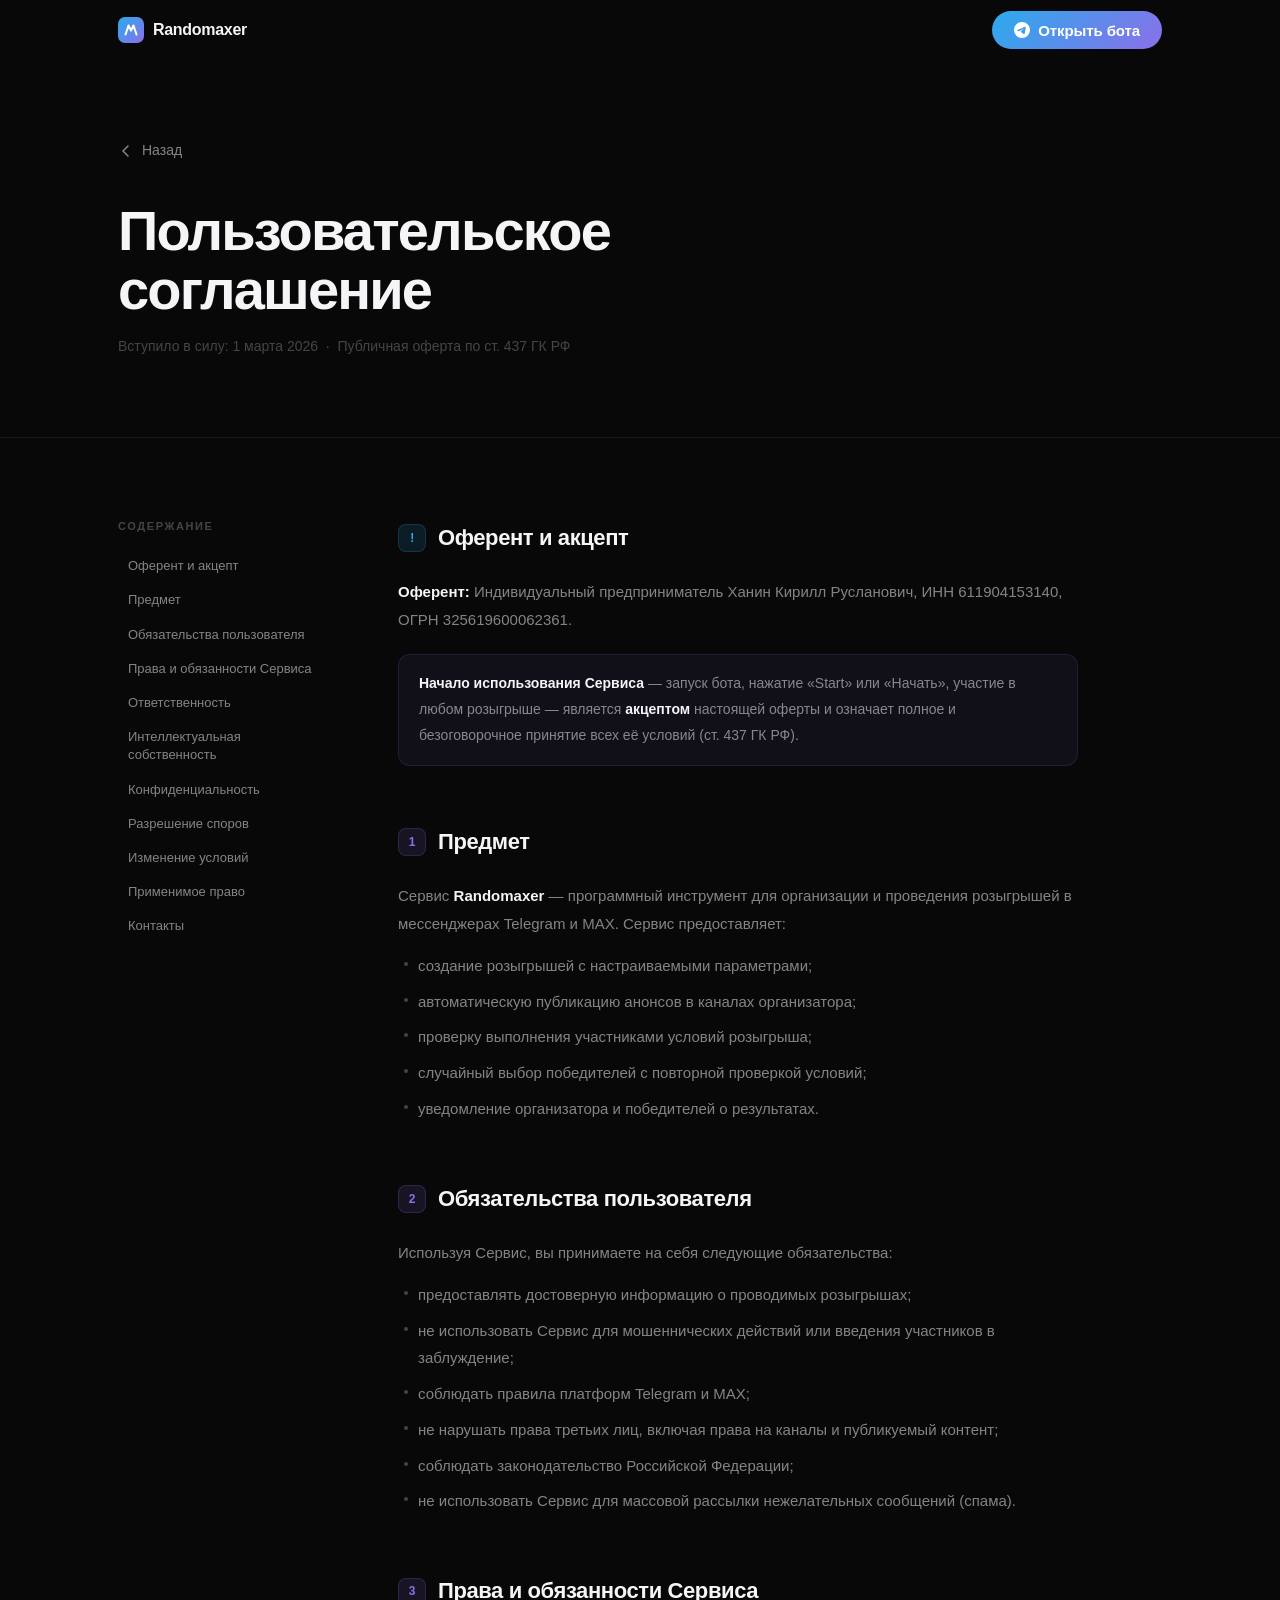
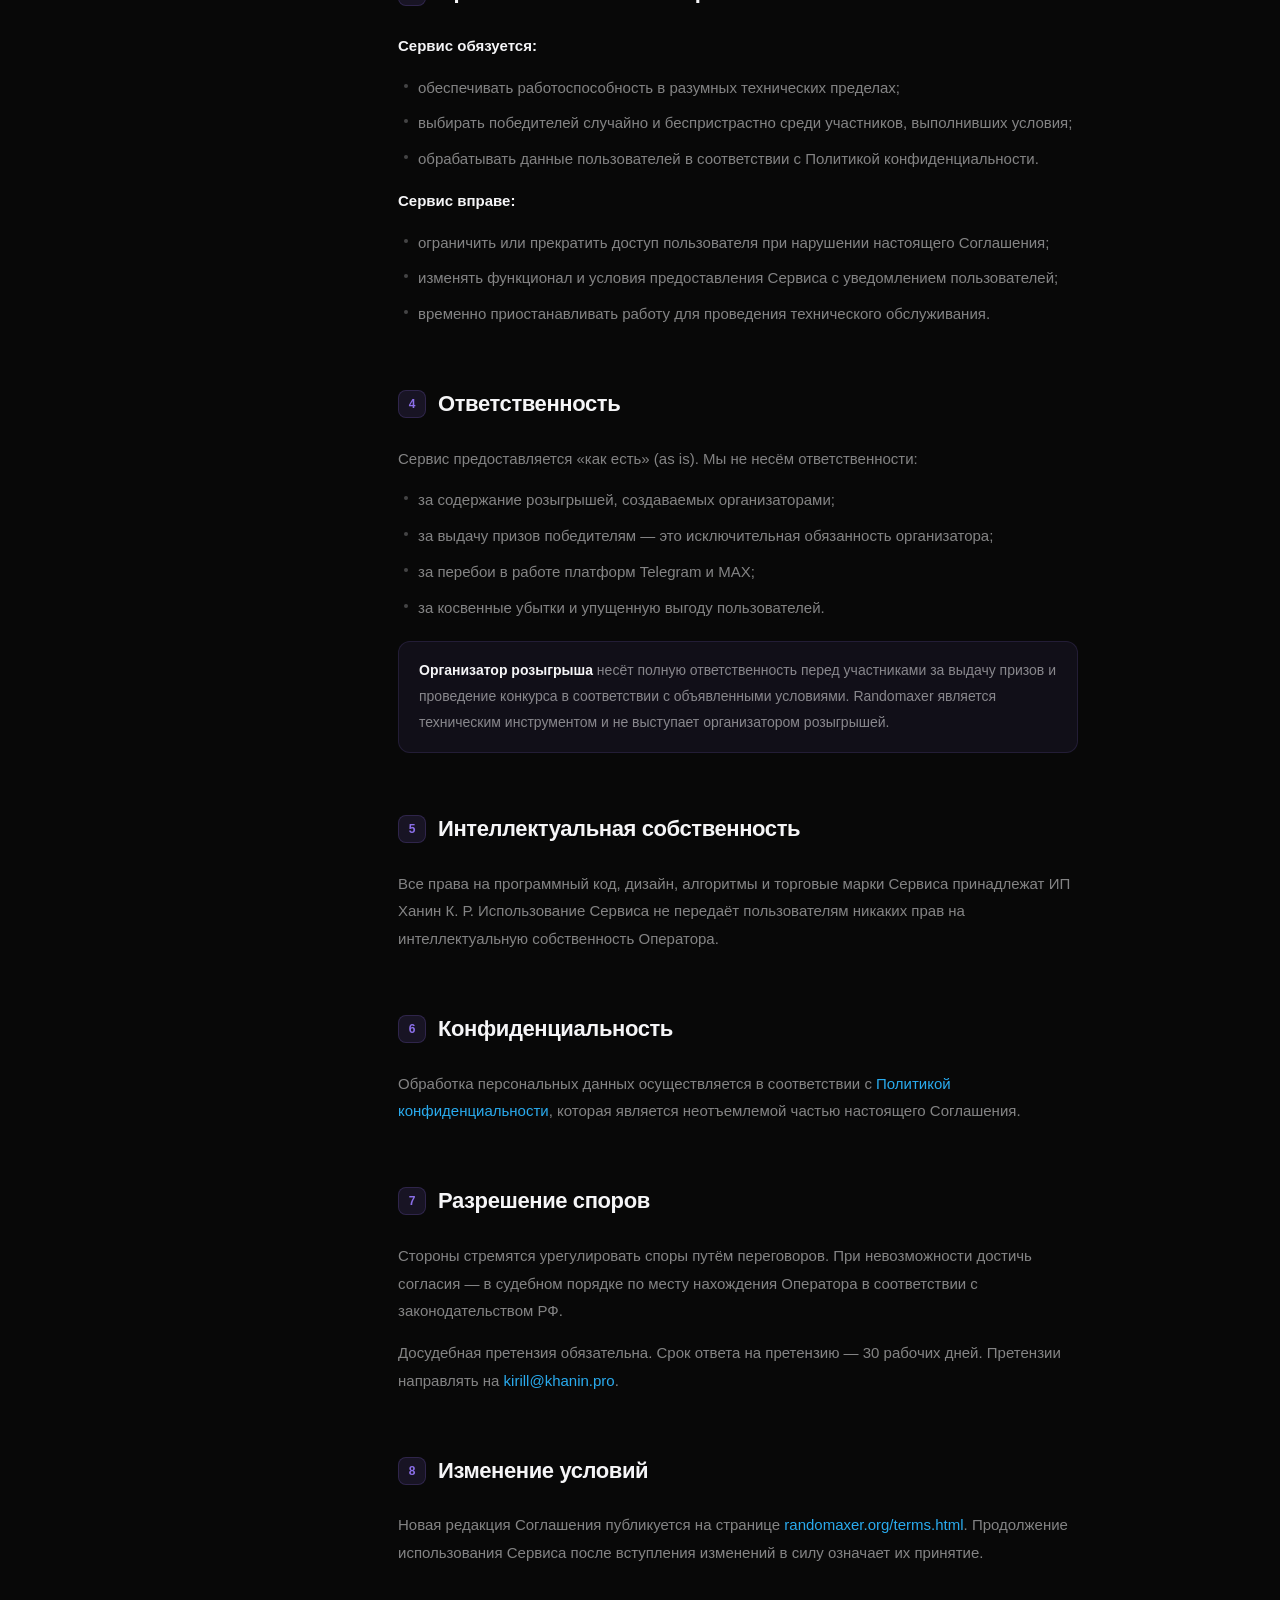
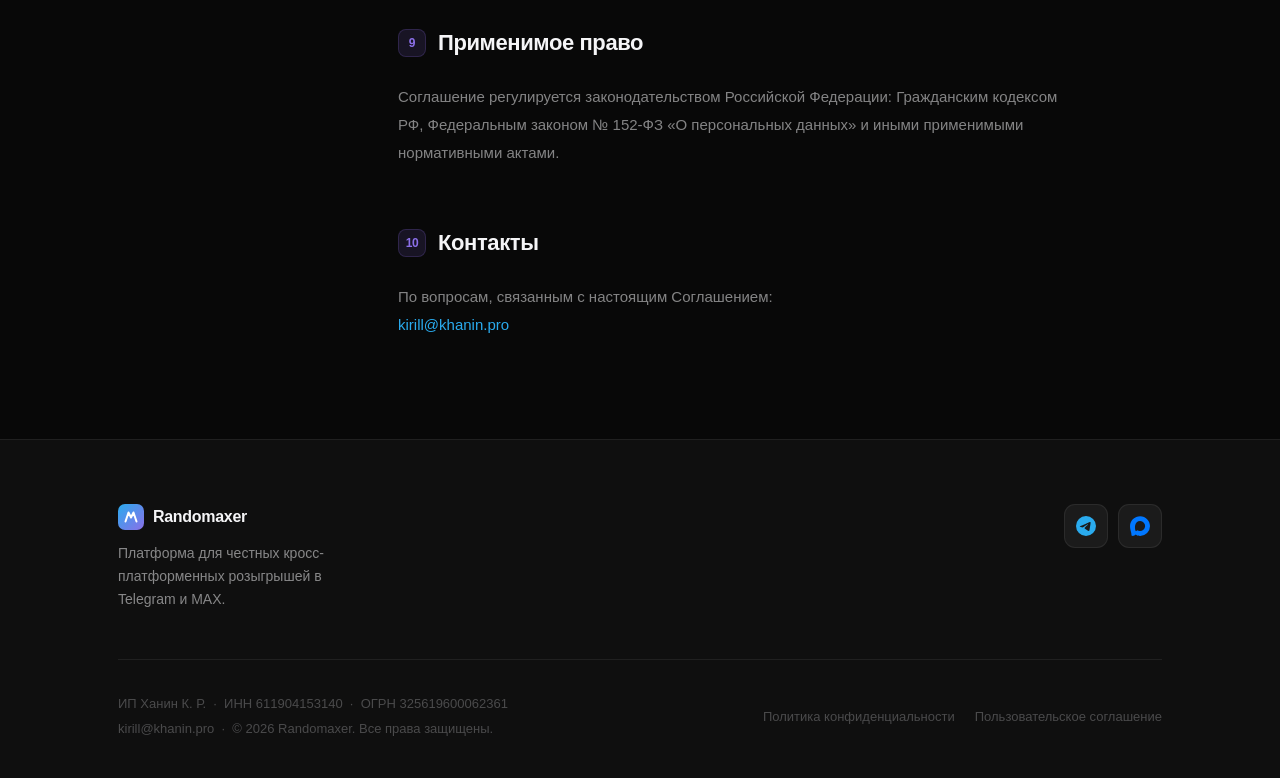
<file: terms.html>
<!DOCTYPE html>
<html lang="ru">
<head>
  <meta charset="UTF-8">
  <meta name="viewport" content="width=device-width, initial-scale=1.0">
  <title>Пользовательское соглашение — Randomaxer</title>
  <meta name="description" content="Пользовательское соглашение сервиса Randomaxer: правила использования платформы для проведения розыгрышей.">
  <meta name="robots" content="noindex">
  <link rel="canonical" href="https://randomaxer.org/terms.html">
  <link rel="icon" type="image/svg+xml" href="data:image/svg+xml,%3Csvg xmlns='http://www.w3.org/2000/svg' viewBox='0 0 32 32'%3E%3Cdefs%3E%3ClinearGradient id='g' x1='0' y1='0' x2='1' y2='1'%3E%3Cstop offset='0' stop-color='%232AABEE'/%3E%3Cstop offset='1' stop-color='%238B6FE8'/%3E%3C/linearGradient%3E%3C/defs%3E%3Crect width='32' height='32' rx='8' fill='url(%23g)'/%3E%3Cpath d='M7 22 L11 10 L16 17 L21 10 L25 22' stroke='white' stroke-width='2.5' stroke-linecap='round' stroke-linejoin='round' fill='none'/%3E%3C/svg%3E">
  <link rel="stylesheet" href="shared.css">

  <style>
    .legal-hero {
      padding: 140px 0 80px;
      border-bottom: 1px solid var(--line);
    }
    .back-link {
      display: inline-flex;
      align-items: center;
      gap: 8px;
      font-size: 14px;
      font-weight: 500;
      color: var(--t2);
      margin-bottom: 40px;
      transition: color .18s;
    }
    .back-link:hover { color: var(--t1); }
    .back-link svg { width: 16px; height: 16px; }
    .legal-hero h1 {
      font-size: clamp(36px, 5vw, 56px);
      font-weight: 700;
      letter-spacing: -1.8px;
      line-height: 1.06;
      margin-bottom: 16px;
      color: var(--t1);
    }
    .legal-meta { font-size: 14px; color: var(--t3); }
    .legal-body-wrap { padding: 80px 0 100px; }
    .legal-grid {
      display: grid;
      grid-template-columns: 220px 1fr;
      gap: 60px;
      align-items: start;
    }
    .toc {
      position: sticky;
      top: 84px;
    }
    .toc-title {
      font-size: 11px;
      font-weight: 700;
      letter-spacing: 1.6px;
      text-transform: uppercase;
      color: var(--t3);
      margin-bottom: 16px;
    }
    .toc-list { list-style: none; display: flex; flex-direction: column; gap: 2px; }
    .toc-list a {
      display: block;
      padding: 7px 10px;
      font-size: 13px;
      color: var(--t2);
      border-radius: 8px;
      transition: background .15s, color .15s;
      line-height: 1.4;
    }
    .toc-list a:hover { background: rgba(255,255,255,.05); color: var(--t1); }
    .doc {
      max-width: 680px;
      font-size: 15px;
      color: var(--t2);
      line-height: 1.85;
    }
    .doc-section { margin-bottom: 56px; scroll-margin-top: 96px; }
    .doc-section:last-child { margin-bottom: 0; }
    .doc h2 {
      font-size: 22px;
      font-weight: 700;
      color: var(--t1);
      letter-spacing: -.4px;
      margin-bottom: 20px;
      display: flex;
      align-items: center;
      gap: 12px;
    }
    .doc-num {
      display: inline-flex;
      align-items: center;
      justify-content: center;
      width: 28px; height: 28px;
      border-radius: 8px;
      background: rgba(139,111,232,.12);
      border: 1px solid rgba(139,111,232,.2);
      font-size: 12px;
      font-weight: 700;
      color: var(--purple);
      flex-shrink: 0;
    }
    .doc p { margin-bottom: 14px; }
    .doc p:last-child { margin-bottom: 0; }
    .doc ul {
      padding-left: 0;
      list-style: none;
      margin-bottom: 14px;
      display: flex;
      flex-direction: column;
      gap: 8px;
    }
    .doc li { padding-left: 20px; position: relative; }
    .doc li::before {
      content: '';
      position: absolute;
      left: 6px; top: 10px;
      width: 4px; height: 4px;
      border-radius: 50%;
      background: var(--t3);
    }
    .doc a { color: var(--blue); transition: opacity .15s; }
    .doc a:hover { opacity: .75; }
    .doc strong { color: var(--t1); font-weight: 600; }
    .doc .callout {
      padding: 16px 20px;
      background: rgba(139,111,232,.07);
      border: 1px solid rgba(139,111,232,.14);
      border-radius: 12px;
      margin: 20px 0;
      font-size: 14px;
    }
    @media (max-width: 860px) {
      .legal-grid { grid-template-columns: 1fr; gap: 40px; }
      .toc { position: static; display: none; }
    }
  </style>
</head>
<body>

<!-- Header -->
<header id="hdr">
  <div class="wrap">
    <div class="hdr-inner">
      <a href="/" class="logo" aria-label="Randomaxer — главная">
        <span class="logo-mark">
          <svg width="14" height="14" viewBox="0 0 14 14" fill="none">
            <path d="M1.5 11.5 L4.5 2.5 L7 7.5 L9.5 2.5 L12.5 11.5"
                  stroke="white" stroke-width="2" stroke-linecap="round" stroke-linejoin="round"/>
          </svg>
        </span>
        Randomaxer
      </a>
      <a href="https://t.me/Randomaxerbot" class="btn btn-fill"
         target="_blank" rel="noopener noreferrer" style="margin-left: auto;">
        <svg width="16" height="16" viewBox="0 0 24 24" fill="currentColor" aria-hidden="true">
          <path d="M11.944 0A12 12 0 0 0 0 12a12 12 0 0 0 12 12 12 12 0 0 0 12-12A12 12 0 0 0 12 0a12 12 0 0 0-.056 0zm4.962 7.224c.1-.002.321.023.465.14a.506.506 0 0 1 .171.325c.016.093.036.306.02.472-.18 1.898-.962 6.502-1.36 8.627-.168.9-.499 1.201-.82 1.23-.696.065-1.225-.46-1.9-.902-1.056-.693-1.653-1.124-2.678-1.8-1.185-.78-.417-1.21.258-1.91.177-.184 3.247-2.977 3.307-3.23.007-.032.014-.15-.056-.212s-.174-.041-.249-.024c-.106.024-1.793 1.14-5.061 3.345-.48.33-.913.49-1.302.48-.428-.008-1.252-.241-1.865-.44-.752-.245-1.349-.374-1.297-.789.027-.216.325-.437.893-.663 3.498-1.524 5.83-2.529 6.998-3.014 3.332-1.386 4.025-1.627 4.476-1.635z"/>
        </svg>
        Открыть бота
      </a>
    </div>
  </div>
</header>

<main>
  <div class="legal-hero">
    <div class="wrap">
      <a href="/" class="back-link">
        <svg viewBox="0 0 16 16" fill="none" stroke="currentColor" stroke-width="1.5" stroke-linecap="round">
          <path d="M10 3L5 8l5 5"/>
        </svg>
        Назад
      </a>
      <h1>Пользовательское<br>соглашение</h1>
      <p class="legal-meta">Вступило в силу: 1 марта 2026 &nbsp;·&nbsp; Публичная оферта по ст. 437 ГК РФ</p>
    </div>
  </div>

  <div class="legal-body-wrap">
    <div class="wrap">
      <div class="legal-grid">

        <aside class="toc">
          <p class="toc-title">Содержание</p>
          <ul class="toc-list">
            <li><a href="#t0">Оферент и акцепт</a></li>
            <li><a href="#t1">Предмет</a></li>
            <li><a href="#t2">Обязательства пользователя</a></li>
            <li><a href="#t3">Права и обязанности Сервиса</a></li>
            <li><a href="#t4">Ответственность</a></li>
            <li><a href="#t5">Интеллектуальная собственность</a></li>
            <li><a href="#t6">Конфиденциальность</a></li>
            <li><a href="#t7">Разрешение споров</a></li>
            <li><a href="#t8">Изменение условий</a></li>
            <li><a href="#t9">Применимое право</a></li>
            <li><a href="#t10">Контакты</a></li>
          </ul>
        </aside>

        <article class="doc">
          <div class="doc-section" id="t0">
            <h2><span class="doc-num" style="background:rgba(42,171,238,.12);border-color:rgba(42,171,238,.2);color:var(--blue);">!</span>Оферент и акцепт</h2>
            <p>
              <strong>Оферент:</strong> Индивидуальный предприниматель Ханин Кирилл Русланович,
              ИНН 611904153140, ОГРН 325619600062361.
            </p>
            <div class="callout">
              <strong>Начало использования Сервиса</strong> — запуск бота, нажатие «Start» или «Начать»,
              участие в любом розыгрыше — является <strong>акцептом</strong> настоящей оферты и означает
              полное и безоговорочное принятие всех её условий (ст. 437 ГК РФ).
            </div>
          </div>

          <div class="doc-section" id="t1">
            <h2><span class="doc-num">1</span>Предмет</h2>
            <p>
              Сервис <strong>Randomaxer</strong> — программный инструмент для организации
              и проведения розыгрышей в мессенджерах Telegram и MAX. Сервис предоставляет:
            </p>
            <ul>
              <li>создание розыгрышей с настраиваемыми параметрами;</li>
              <li>автоматическую публикацию анонсов в каналах организатора;</li>
              <li>проверку выполнения участниками условий розыгрыша;</li>
              <li>случайный выбор победителей с повторной проверкой условий;</li>
              <li>уведомление организатора и победителей о результатах.</li>
            </ul>
          </div>

          <div class="doc-section" id="t2">
            <h2><span class="doc-num">2</span>Обязательства пользователя</h2>
            <p>Используя Сервис, вы принимаете на себя следующие обязательства:</p>
            <ul>
              <li>предоставлять достоверную информацию о проводимых розыгрышах;</li>
              <li>не использовать Сервис для мошеннических действий или введения участников в заблуждение;</li>
              <li>соблюдать правила платформ Telegram и MAX;</li>
              <li>не нарушать права третьих лиц, включая права на каналы и публикуемый контент;</li>
              <li>соблюдать законодательство Российской Федерации;</li>
              <li>не использовать Сервис для массовой рассылки нежелательных сообщений (спама).</li>
            </ul>
          </div>

          <div class="doc-section" id="t3">
            <h2><span class="doc-num">3</span>Права и обязанности Сервиса</h2>
            <p><strong>Сервис обязуется:</strong></p>
            <ul>
              <li>обеспечивать работоспособность в разумных технических пределах;</li>
              <li>выбирать победителей случайно и беспристрастно среди участников, выполнивших условия;</li>
              <li>обрабатывать данные пользователей в соответствии с Политикой конфиденциальности.</li>
            </ul>
            <p><strong>Сервис вправе:</strong></p>
            <ul>
              <li>ограничить или прекратить доступ пользователя при нарушении настоящего Соглашения;</li>
              <li>изменять функционал и условия предоставления Сервиса с уведомлением пользователей;</li>
              <li>временно приостанавливать работу для проведения технического обслуживания.</li>
            </ul>
          </div>

          <div class="doc-section" id="t4">
            <h2><span class="doc-num">4</span>Ответственность</h2>
            <p>Сервис предоставляется «как есть» (as is). Мы не несём ответственности:</p>
            <ul>
              <li>за содержание розыгрышей, создаваемых организаторами;</li>
              <li>за выдачу призов победителям — это исключительная обязанность организатора;</li>
              <li>за перебои в работе платформ Telegram и MAX;</li>
              <li>за косвенные убытки и упущенную выгоду пользователей.</li>
            </ul>
            <div class="callout">
              <strong>Организатор розыгрыша</strong> несёт полную ответственность перед участниками
              за выдачу призов и проведение конкурса в соответствии с объявленными условиями.
              Randomaxer является техническим инструментом и не выступает организатором розыгрышей.
            </div>
          </div>

          <div class="doc-section" id="t5">
            <h2><span class="doc-num">5</span>Интеллектуальная собственность</h2>
            <p>
              Все права на программный код, дизайн, алгоритмы и торговые марки Сервиса
              принадлежат ИП Ханин К. Р. Использование Сервиса не передаёт пользователям
              никаких прав на интеллектуальную собственность Оператора.
            </p>
          </div>

          <div class="doc-section" id="t6">
            <h2><span class="doc-num">6</span>Конфиденциальность</h2>
            <p>
              Обработка персональных данных осуществляется в соответствии с
              <a href="/privacy.html">Политикой конфиденциальности</a>,
              которая является неотъемлемой частью настоящего Соглашения.
            </p>
          </div>

          <div class="doc-section" id="t7">
            <h2><span class="doc-num">7</span>Разрешение споров</h2>
            <p>
              Стороны стремятся урегулировать споры путём переговоров.
              При невозможности достичь согласия — в судебном порядке
              по месту нахождения Оператора в соответствии с законодательством РФ.
            </p>
            <p>
              Досудебная претензия обязательна. Срок ответа на претензию — 30 рабочих дней.
              Претензии направлять на <a href="mailto:kirill@khanin.pro">kirill@khanin.pro</a>.
            </p>
          </div>

          <div class="doc-section" id="t8">
            <h2><span class="doc-num">8</span>Изменение условий</h2>
            <p>
              Новая редакция Соглашения публикуется на странице
              <a href="https://randomaxer.org/terms.html">randomaxer.org/terms.html</a>.
              Продолжение использования Сервиса после вступления изменений в силу
              означает их принятие.
            </p>
          </div>

          <div class="doc-section" id="t9">
            <h2><span class="doc-num">9</span>Применимое право</h2>
            <p>
              Соглашение регулируется законодательством Российской Федерации:
              Гражданским кодексом РФ, Федеральным законом № 152-ФЗ «О персональных данных»
              и иными применимыми нормативными актами.
            </p>
          </div>

          <div class="doc-section" id="t10">
            <h2><span class="doc-num">10</span>Контакты</h2>
            <p>
              По вопросам, связанным с настоящим Соглашением:<br>
              <a href="mailto:kirill@khanin.pro">kirill@khanin.pro</a>
            </p>
          </div>
        </article>

      </div>
    </div>
  </div>
</main>

<footer>
  <div class="wrap">
    <div class="foot-top">
      <div class="foot-brand">
        <a href="/" class="logo">
          <span class="logo-mark">
            <svg width="14" height="14" viewBox="0 0 14 14" fill="none">
              <path d="M1.5 11.5 L4.5 2.5 L7 7.5 L9.5 2.5 L12.5 11.5"
                    stroke="white" stroke-width="2" stroke-linecap="round" stroke-linejoin="round"/>
            </svg>
          </span>
          Randomaxer
        </a>
        <p class="foot-tagline">
          Платформа для честных кросс-платформенных розыгрышей в Telegram и MAX.
        </p>
      </div>
      <div class="socials">
        <a href="https://t.me/Randomaxerbot" class="social-btn"
           target="_blank" rel="noopener noreferrer" aria-label="Telegram">
          <svg viewBox="0 0 24 24" fill="#2AABEE" aria-hidden="true">
            <path d="M11.944 0A12 12 0 0 0 0 12a12 12 0 0 0 12 12 12 12 0 0 0 12-12A12 12 0 0 0 12 0a12 12 0 0 0-.056 0zm4.962 7.224c.1-.002.321.023.465.14a.506.506 0 0 1 .171.325c.016.093.036.306.02.472-.18 1.898-.962 6.502-1.36 8.627-.168.9-.499 1.201-.82 1.23-.696.065-1.225-.46-1.9-.902-1.056-.693-1.653-1.124-2.678-1.8-1.185-.78-.417-1.21.258-1.91.177-.184 3.247-2.977 3.307-3.23.007-.032.014-.15-.056-.212s-.174-.041-.249-.024c-.106.024-1.793 1.14-5.061 3.345-.48.33-.913.49-1.302.48-.428-.008-1.252-.241-1.865-.44-.752-.245-1.349-.374-1.297-.789.027-.216.325-.437.893-.663 3.498-1.524 5.83-2.529 6.998-3.014 3.332-1.386 4.025-1.627 4.476-1.635z"/>
          </svg>
        </a>
        <a href="https://max.ru/id611904153140_bot" class="social-btn"
           target="_blank" rel="noopener noreferrer" aria-label="MAX">
          <svg viewBox="0 0 42 42" aria-hidden="true">
            <path fill="#0077FF" fill-rule="evenodd" d="M21.47 41.88c-4.11 0-6.02-.6-9.34-3-2.1 2.7-8.75 4.81-9.04 1.2 0-2.71-.6-5-1.28-7.5C1 29.5.08 26.07.08 21.1.08 9.23 9.82.3 21.36.3c11.55 0 20.6 9.37 20.6 20.91a20.6 20.6 0 0 1-20.49 20.67Zm.17-31.32c-5.62-.29-10 3.6-10.97 9.7-.8 5.05.62 11.2 1.83 11.52.58.14 2.04-1.04 2.95-1.95a10.4 10.4 0 0 0 5.08 1.81 10.7 10.7 0 0 0 11.19-9.97 10.7 10.7 0 0 0-10.08-11.1Z" clip-rule="evenodd"/>
          </svg>
        </a>
      </div>
    </div>
    <div class="foot-bottom">
      <div class="foot-legal">
        <div>ИП Ханин К. Р. &nbsp;·&nbsp; ИНН 611904153140 &nbsp;·&nbsp; ОГРН 325619600062361</div>
        <div>
          <a href="mailto:kirill@khanin.pro">kirill@khanin.pro</a>
          &nbsp;·&nbsp; © <span id="yr"></span> Randomaxer. Все права защищены.
        </div>
      </div>
      <nav class="foot-links">
        <a href="/privacy.html">Политика конфиденциальности</a>
        <a href="/terms.html">Пользовательское соглашение</a>
      </nav>
    </div>
  </div>
</footer>

<script>
  const hdr = document.getElementById('hdr');
  window.addEventListener('scroll', () => {
    hdr.classList.toggle('scrolled', window.scrollY > 10);
  }, { passive: true });
  hdr.classList.add('scrolled');
  document.getElementById('yr').textContent = new Date().getFullYear();
</script>
</body>
</html>
</file>
<file: shared.css>
/* ═══════════════════════════════════════════════════════
   Randomaxer — Shared Styles
   ═══════════════════════════════════════════════════════ */

/* ─── TOKENS ─────────────────────────────────────────── */
:root {
  /* Bot links — update here, propagated via JS */
  --link-tg:  https://t.me/Randomaxerbot;
  --link-max: https://max.ru;

  /* Surface */
  --bg:        #080808;
  --bg-raised: #0F0F0F;
  --bg-card:   #141414;

  /* Borders */
  --line:      rgba(255,255,255,0.07);
  --line-h:    rgba(255,255,255,0.13);

  /* Text */
  --t1: #F5F5F7;
  --t2: rgba(245,245,247,0.52);
  --t3: rgba(245,245,247,0.26);

  /* Brand */
  --blue:   #2AABEE;
  --purple: #8B6FE8;
  --green:  #30D158;
  --grad:   linear-gradient(135deg, #2AABEE 0%, #8B6FE8 100%);

  /* Type */
  --font: -apple-system, BlinkMacSystemFont, 'SF Pro Display',
          'Segoe UI', Roboto, Helvetica, Arial, sans-serif;

  /* Layout */
  --max-w: 1100px;
  --r:     18px;
}

/* ─── RESET ─────────────────────────────────────────── */
*, *::before, *::after { box-sizing: border-box; margin: 0; padding: 0; }
html { font-size: 16px; scroll-behavior: smooth; }
body {
  font-family: var(--font);
  background: var(--bg);
  color: var(--t1);
  line-height: 1.5;
  overflow-x: hidden;
  -webkit-font-smoothing: antialiased;
  -moz-osx-font-smoothing: grayscale;
}
a { color: inherit; text-decoration: none; }
img { display: block; }

/* ─── LAYOUT ─────────────────────────────────────────── */
.wrap {
  max-width: var(--max-w);
  margin: 0 auto;
  padding: 0 28px;
}

/* ─── BUTTONS ─────────────────────────────────────────── */
.btn {
  display: inline-flex;
  align-items: center;
  gap: 8px;
  padding: 11px 22px;
  border-radius: 100px;
  font-family: var(--font);
  font-size: 15px;
  font-weight: 600;
  cursor: pointer;
  border: none;
  letter-spacing: -.1px;
  transition: opacity .18s ease, transform .18s ease;
  white-space: nowrap;
  line-height: 1;
}
.btn:active { transform: scale(.97); }

.btn-fill {
  background: var(--grad);
  color: #fff;
}
.btn-fill:hover { opacity: .84; transform: translateY(-1px); }

.btn-ghost {
  background: rgba(255,255,255,.06);
  border: 1px solid var(--line-h);
  color: var(--t1);
}
.btn-ghost:hover { background: rgba(255,255,255,.10); transform: translateY(-1px); }

.btn-lg { padding: 15px 30px; font-size: 16px; }

/* ─── HEADER ─────────────────────────────────────────── */
#hdr {
  position: fixed;
  inset: 0 0 auto 0;
  z-index: 900;
  transition: background .3s, border-color .3s, backdrop-filter .3s;
  border-bottom: 1px solid transparent;
}
#hdr.scrolled {
  background: rgba(8,8,8,.88);
  backdrop-filter: saturate(180%) blur(20px);
  -webkit-backdrop-filter: saturate(180%) blur(20px);
  border-color: var(--line);
}
.hdr-inner {
  display: flex;
  align-items: center;
  height: 60px;
  gap: 0;
}
.logo {
  display: flex;
  align-items: center;
  gap: 9px;
  font-size: 16px;
  font-weight: 700;
  letter-spacing: -.3px;
  flex-shrink: 0;
}
.logo-mark {
  width: 26px;
  height: 26px;
  border-radius: 7px;
  background: var(--grad);
  display: flex;
  align-items: center;
  justify-content: center;
  flex-shrink: 0;
}
.hdr-nav {
  display: flex;
  align-items: center;
  gap: 24px;
  margin-left: auto;
  margin-right: 24px;
}
.hdr-nav a {
  font-size: 14px;
  font-weight: 500;
  color: var(--t2);
  transition: color .18s;
}
.hdr-nav a:hover { color: var(--t1); }

/* ─── FOOTER ─────────────────────────────────────────── */
footer {
  background: var(--bg-raised);
  border-top: 1px solid var(--line);
  padding: 64px 0 36px;
}
.foot-top {
  display: flex;
  align-items: flex-start;
  justify-content: space-between;
  gap: 40px;
  padding-bottom: 48px;
  border-bottom: 1px solid var(--line);
  margin-bottom: 32px;
}
.foot-brand .logo { margin-bottom: 12px; }
.foot-tagline {
  font-size: 14px;
  color: var(--t2);
  max-width: 260px;
  line-height: 1.65;
}
.socials { display: flex; gap: 10px; }
.social-btn {
  width: 44px;
  height: 44px;
  border-radius: 11px;
  background: rgba(255,255,255,.05);
  border: 1px solid var(--line);
  display: flex;
  align-items: center;
  justify-content: center;
  transition: background .18s, border-color .18s, transform .18s;
}
.social-btn:hover {
  background: rgba(255,255,255,.09);
  border-color: var(--line-h);
  transform: translateY(-2px);
}
.social-btn svg, .social-btn img {
  width: 20px;
  height: 20px;
  display: block;
}
.foot-bottom {
  display: flex;
  align-items: center;
  justify-content: space-between;
  flex-wrap: wrap;
  gap: 16px;
}
.foot-legal {
  font-size: 13px;
  color: var(--t3);
  line-height: 1.9;
}
.foot-legal a { transition: color .18s; }
.foot-legal a:hover { color: var(--t2); }
.foot-links {
  display: flex;
  gap: 20px;
}
.foot-links a {
  font-size: 13px;
  color: var(--t3);
  transition: color .18s;
}
.foot-links a:hover { color: var(--t2); }

/* ─── ANIMATIONS ─────────────────────────────────────── */
.up {
  opacity: 0;
  transform: translateY(24px);
  transition:
    opacity .65s cubic-bezier(.16,1,.3,1),
    transform .65s cubic-bezier(.16,1,.3,1);
}
.up.vis { opacity: 1; transform: none; }
.d1 { transition-delay: .08s; }
.d2 { transition-delay: .16s; }
.d3 { transition-delay: .24s; }
.d4 { transition-delay: .32s; }

/* ─── RESPONSIVE BASE ─────────────────────────────────── */
@media (max-width: 680px) {
  .wrap { padding: 0 20px; }
  .hdr-nav { display: none; }
  .foot-top { flex-direction: column; }
  .foot-bottom { flex-direction: column; align-items: flex-start; }
}
</file>
